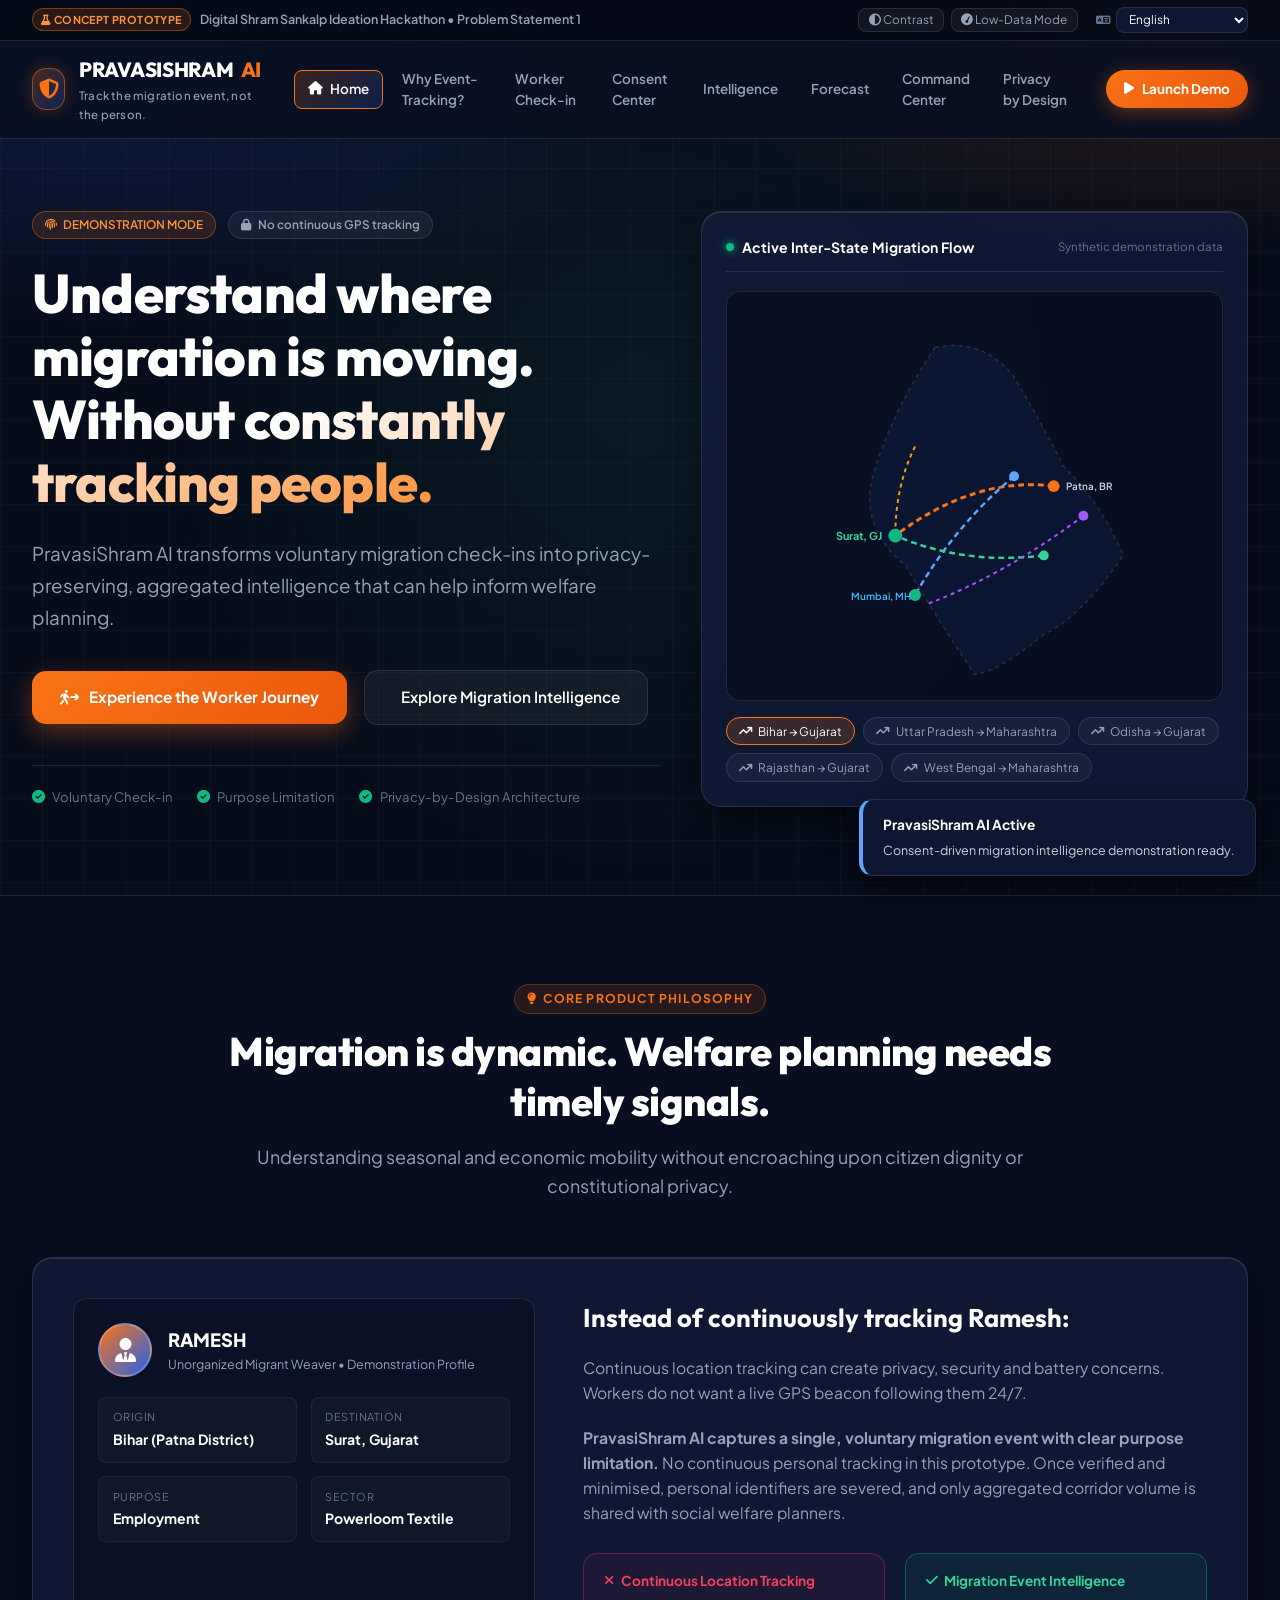
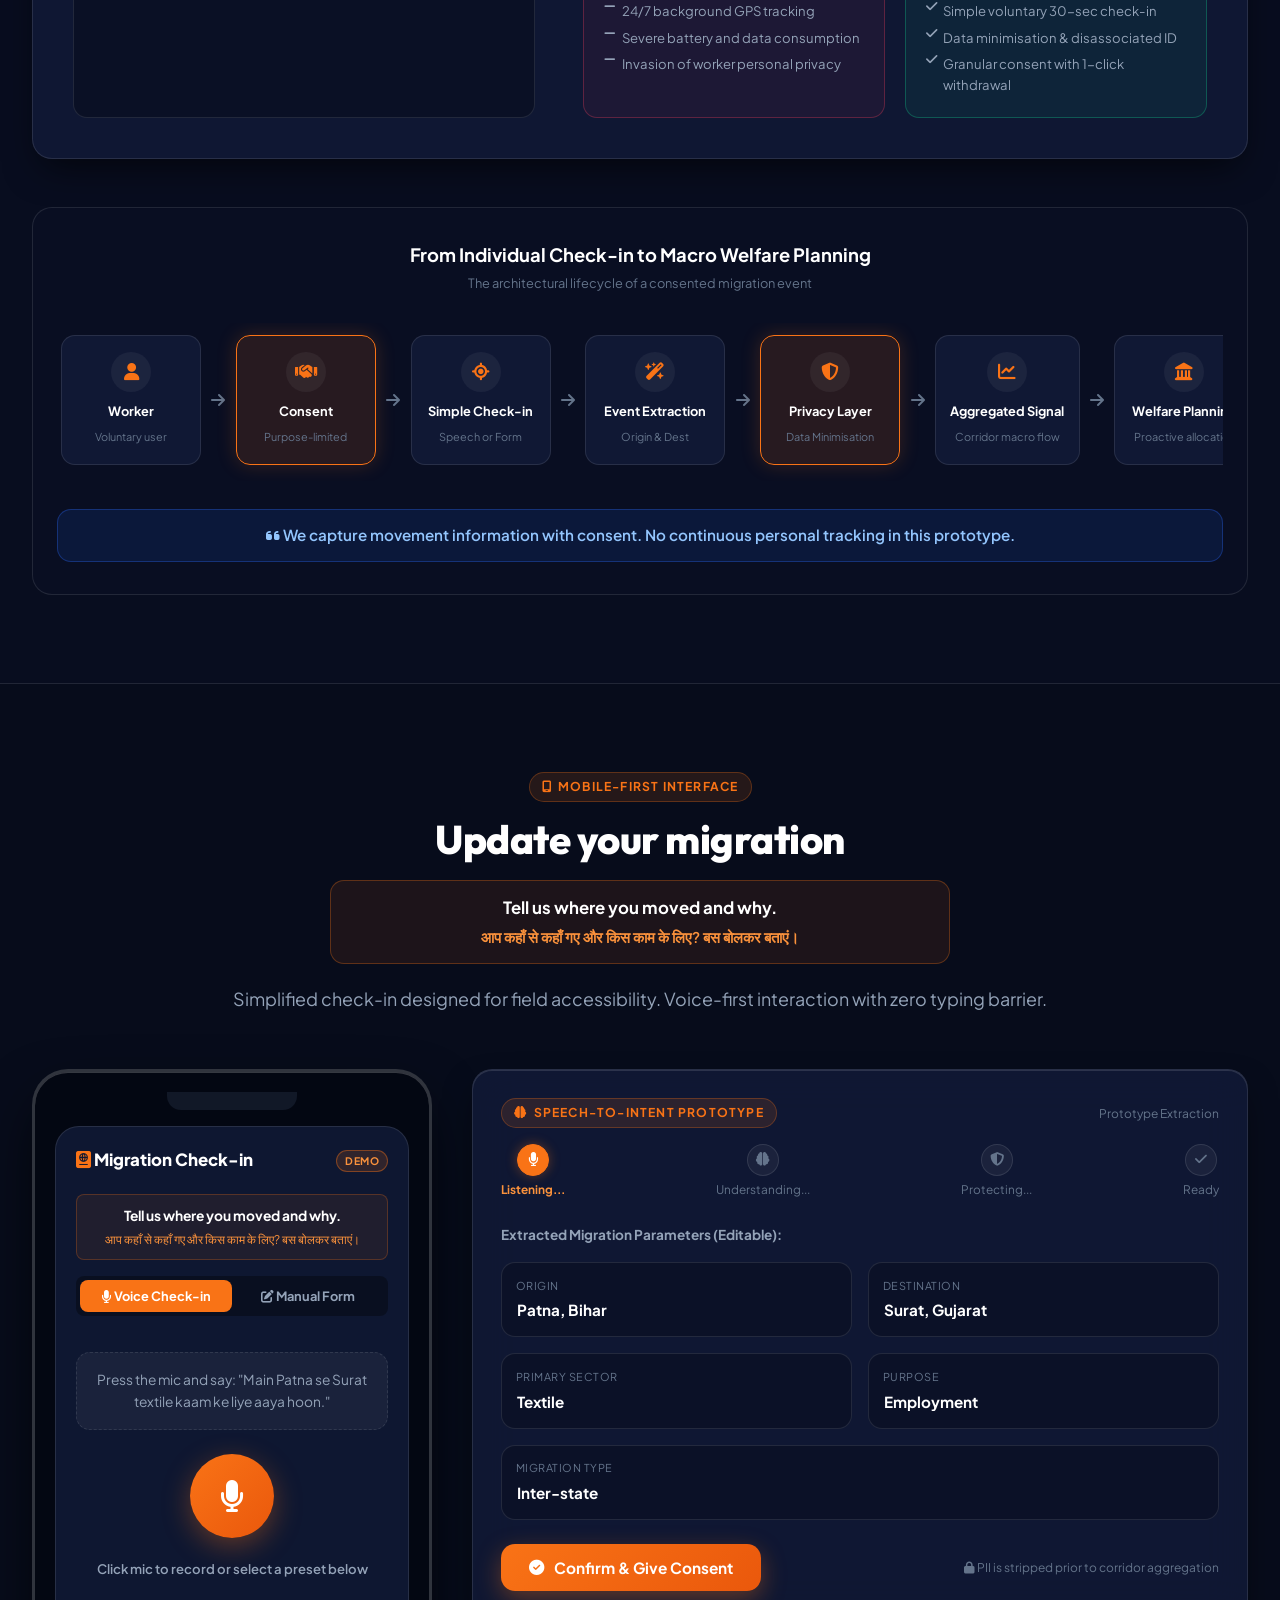
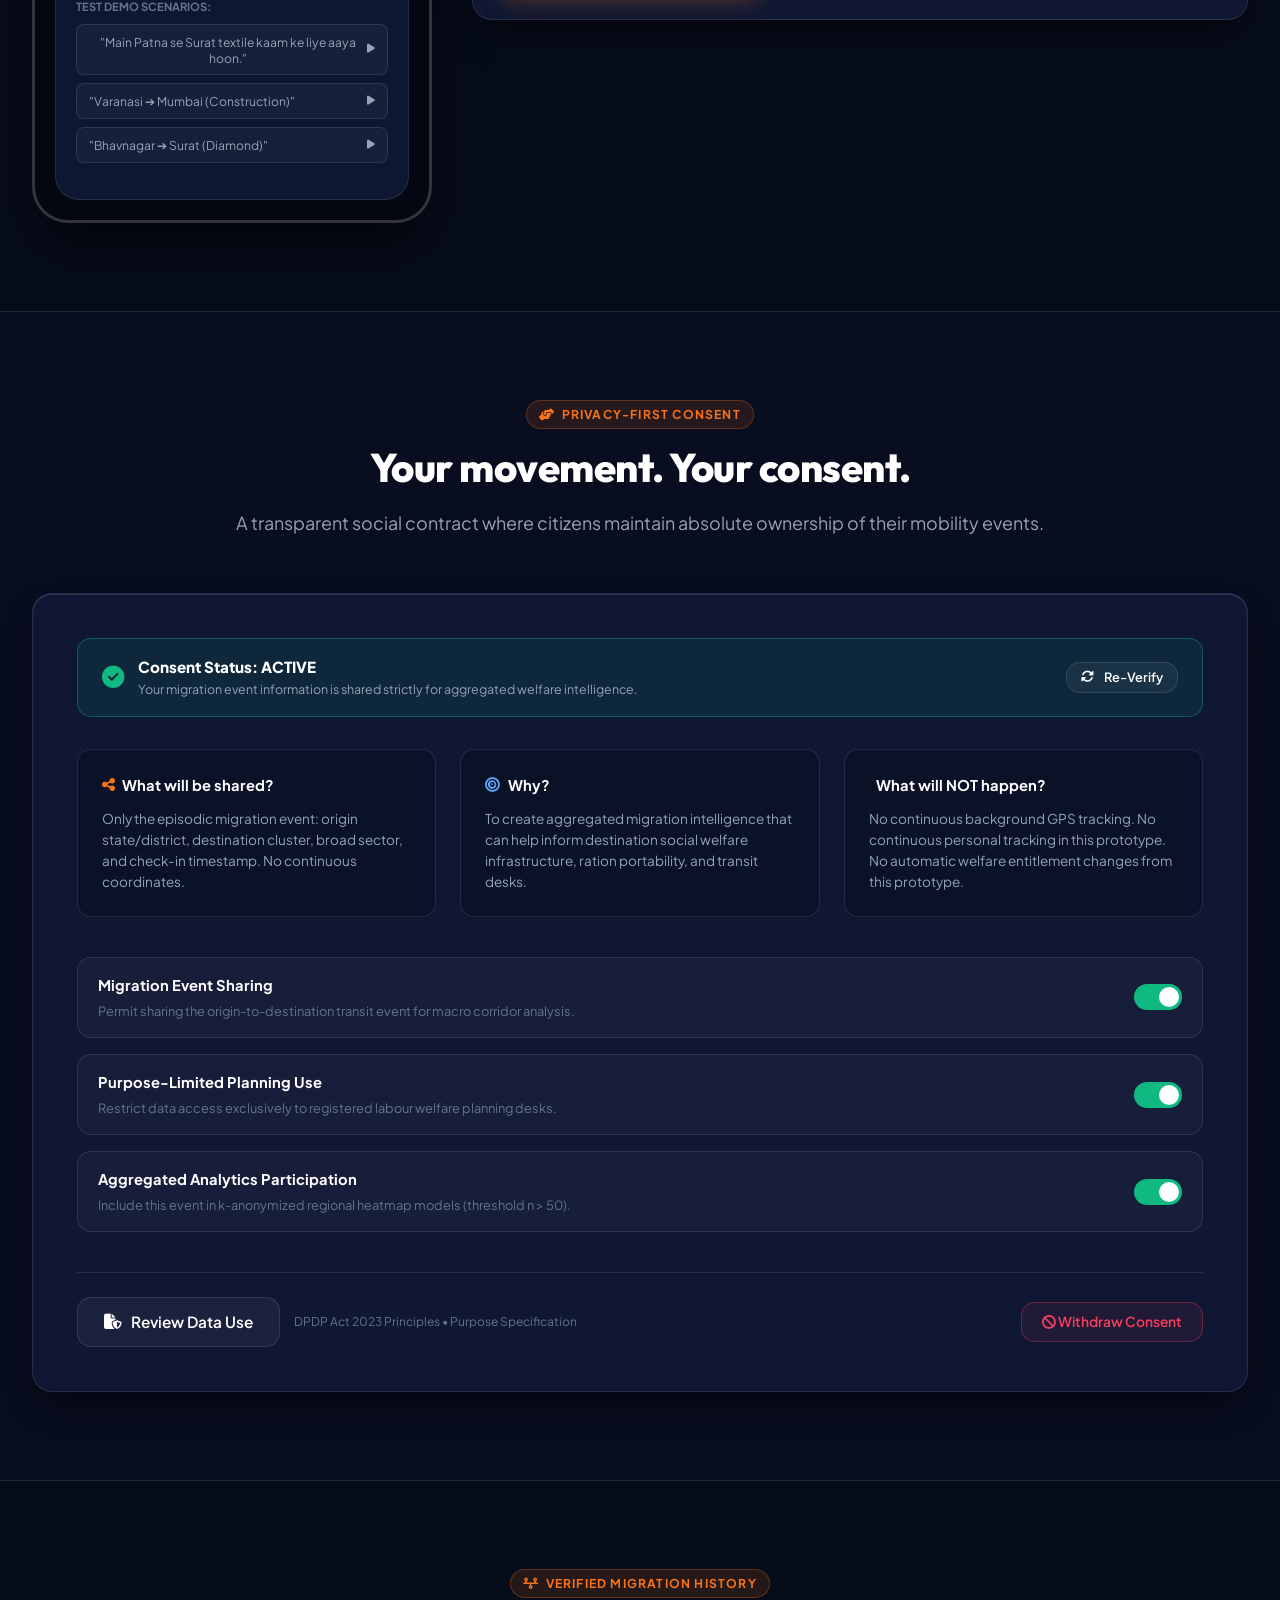
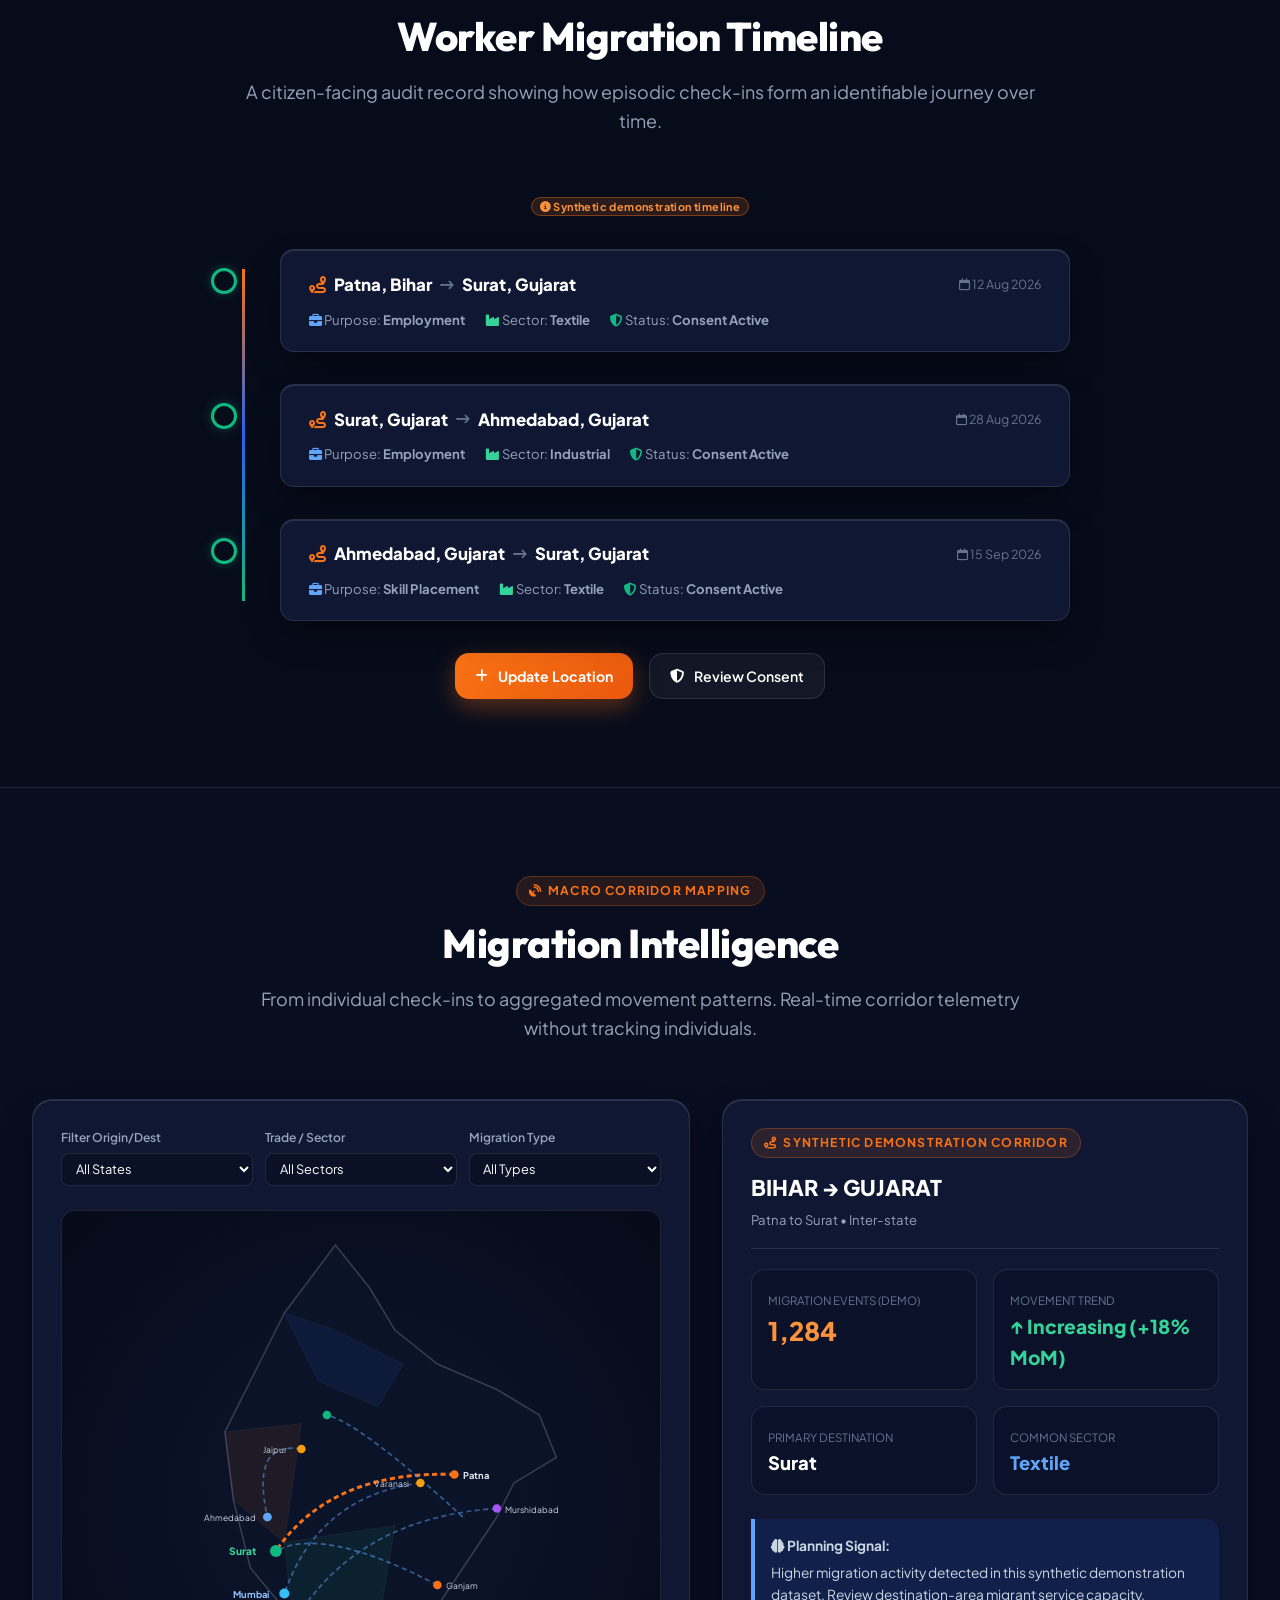
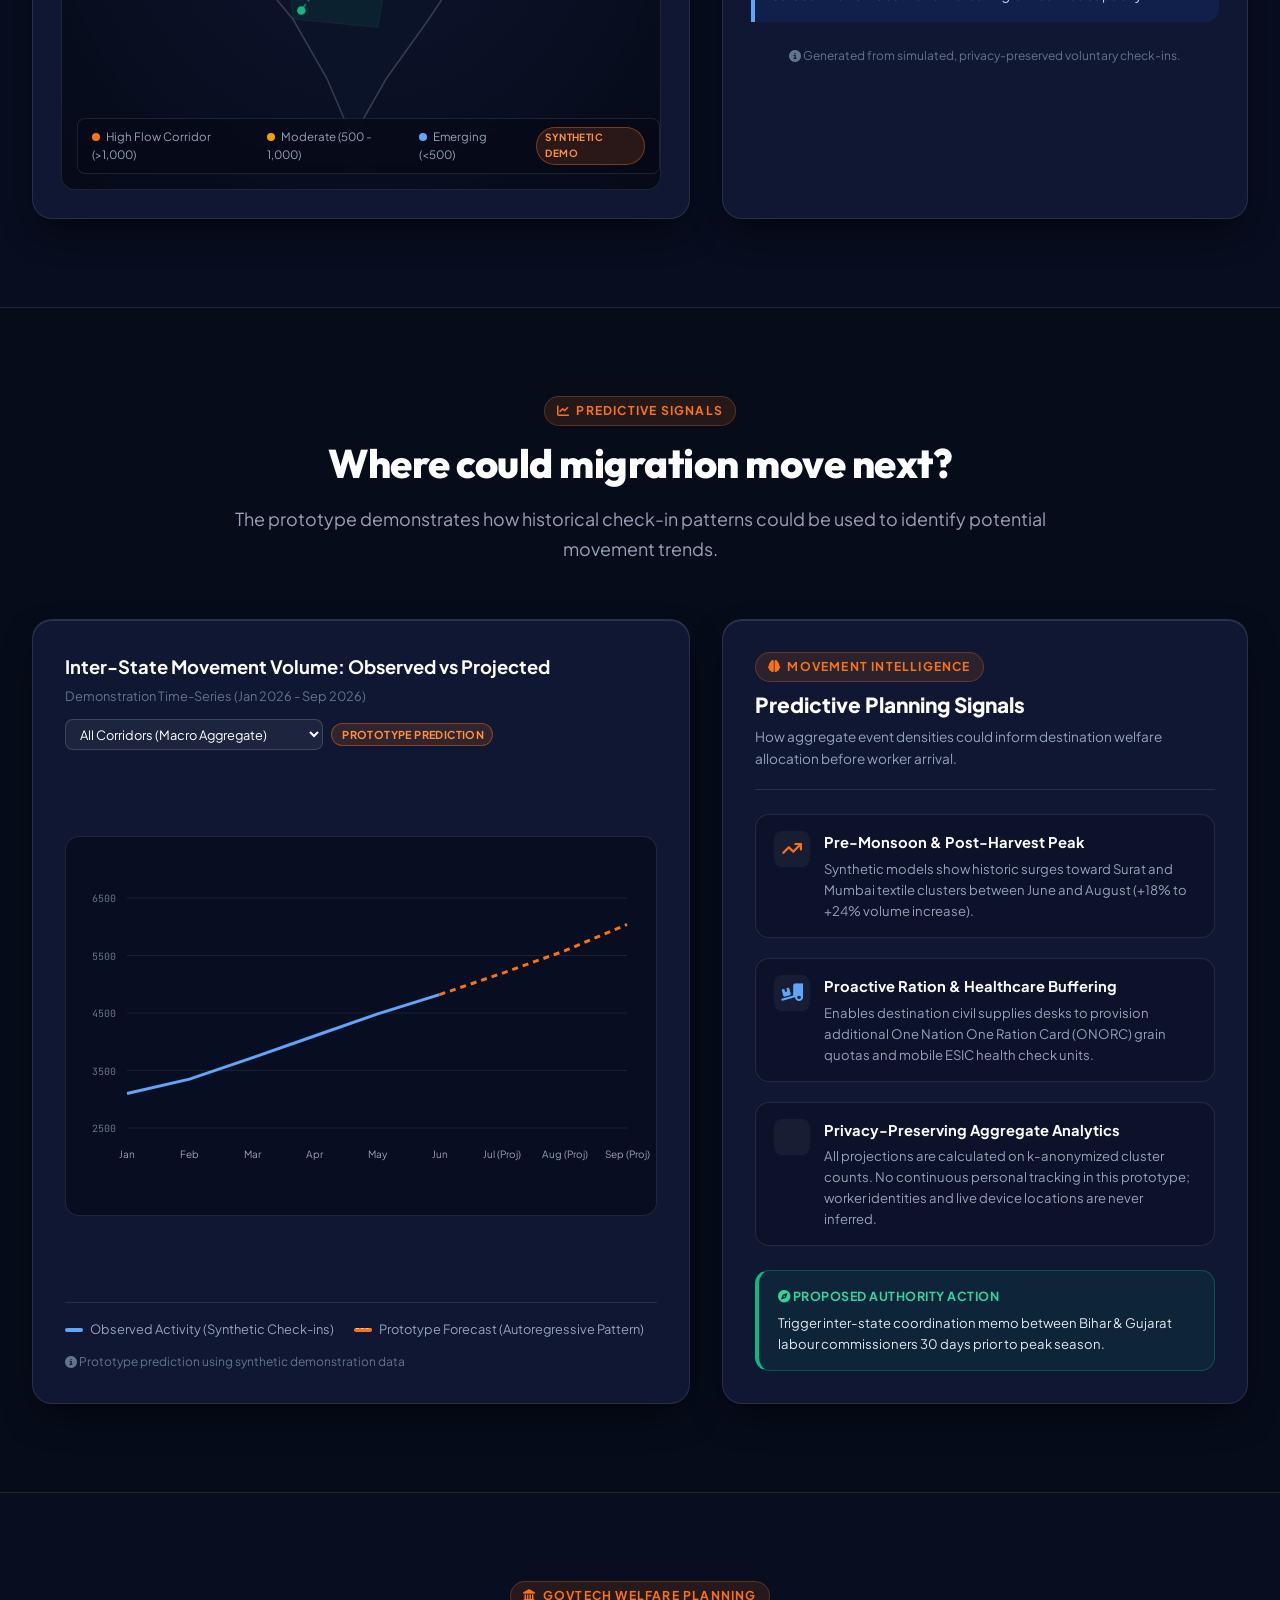
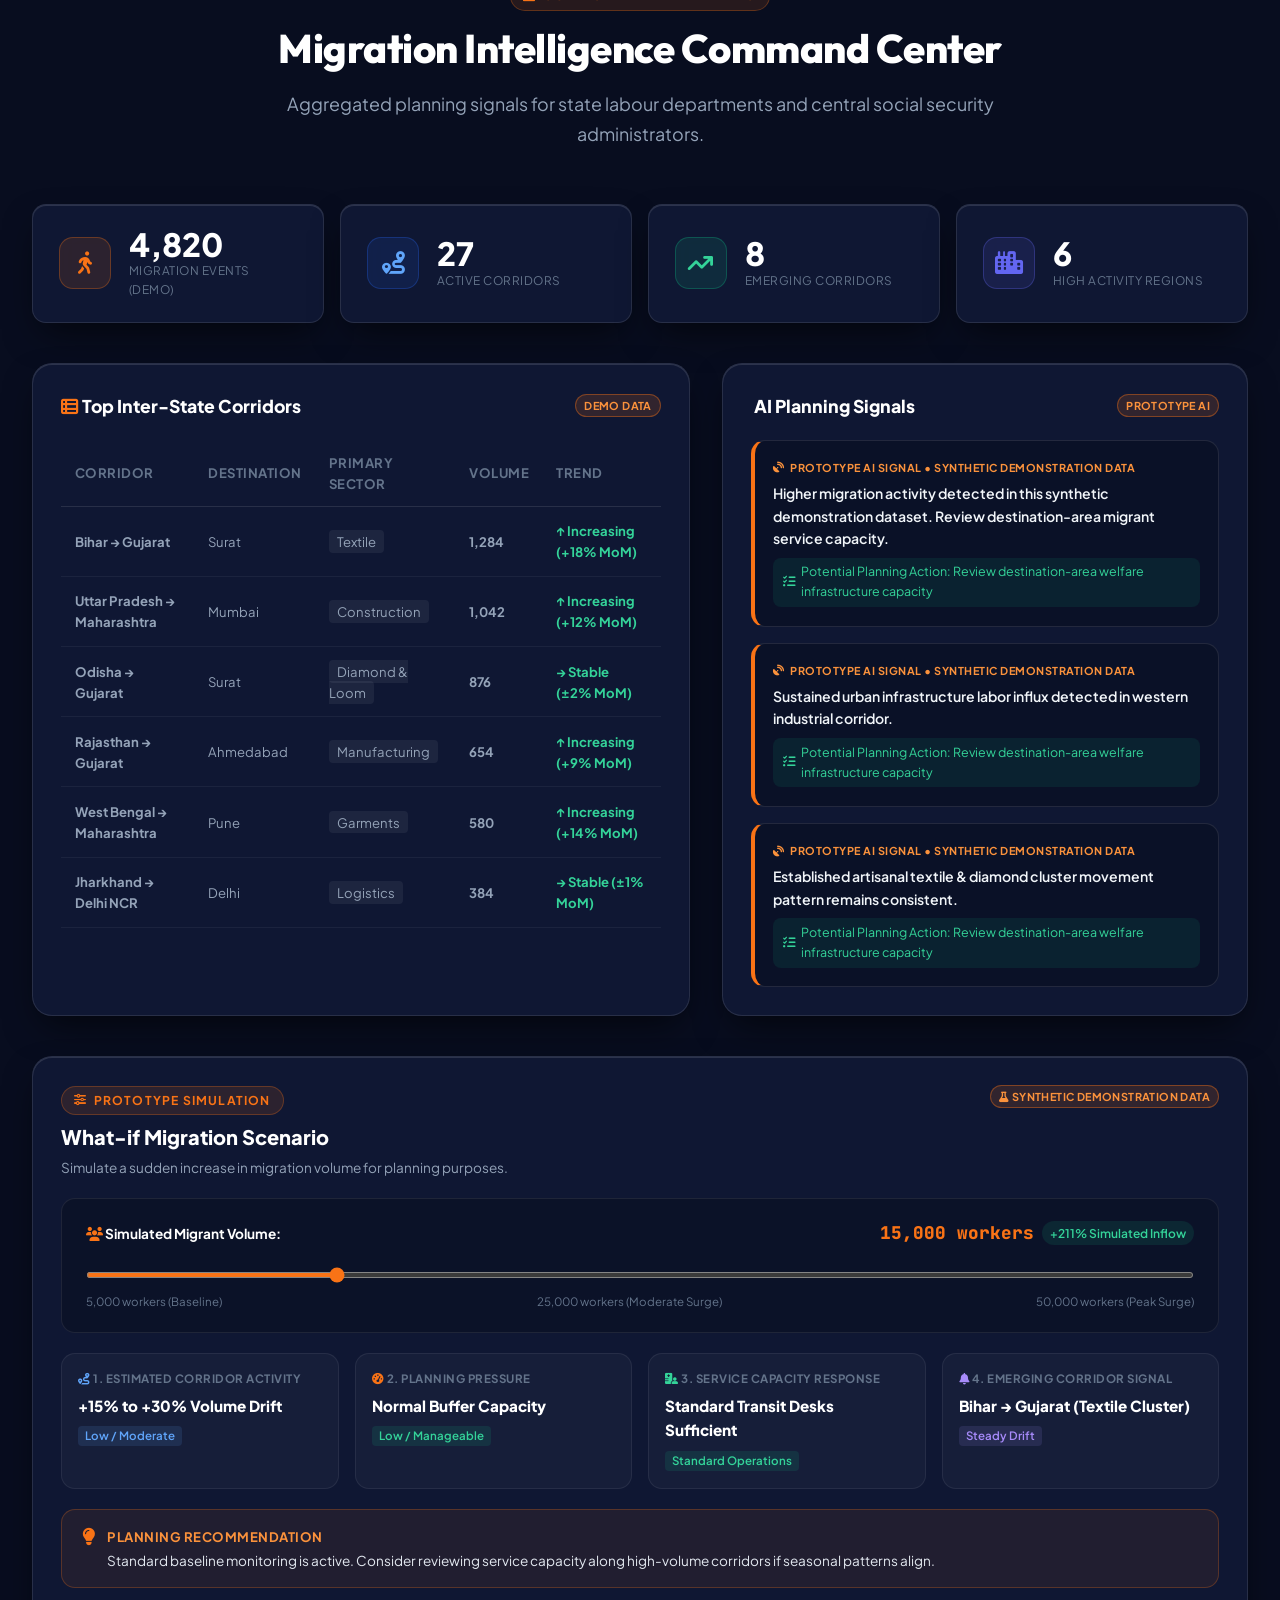
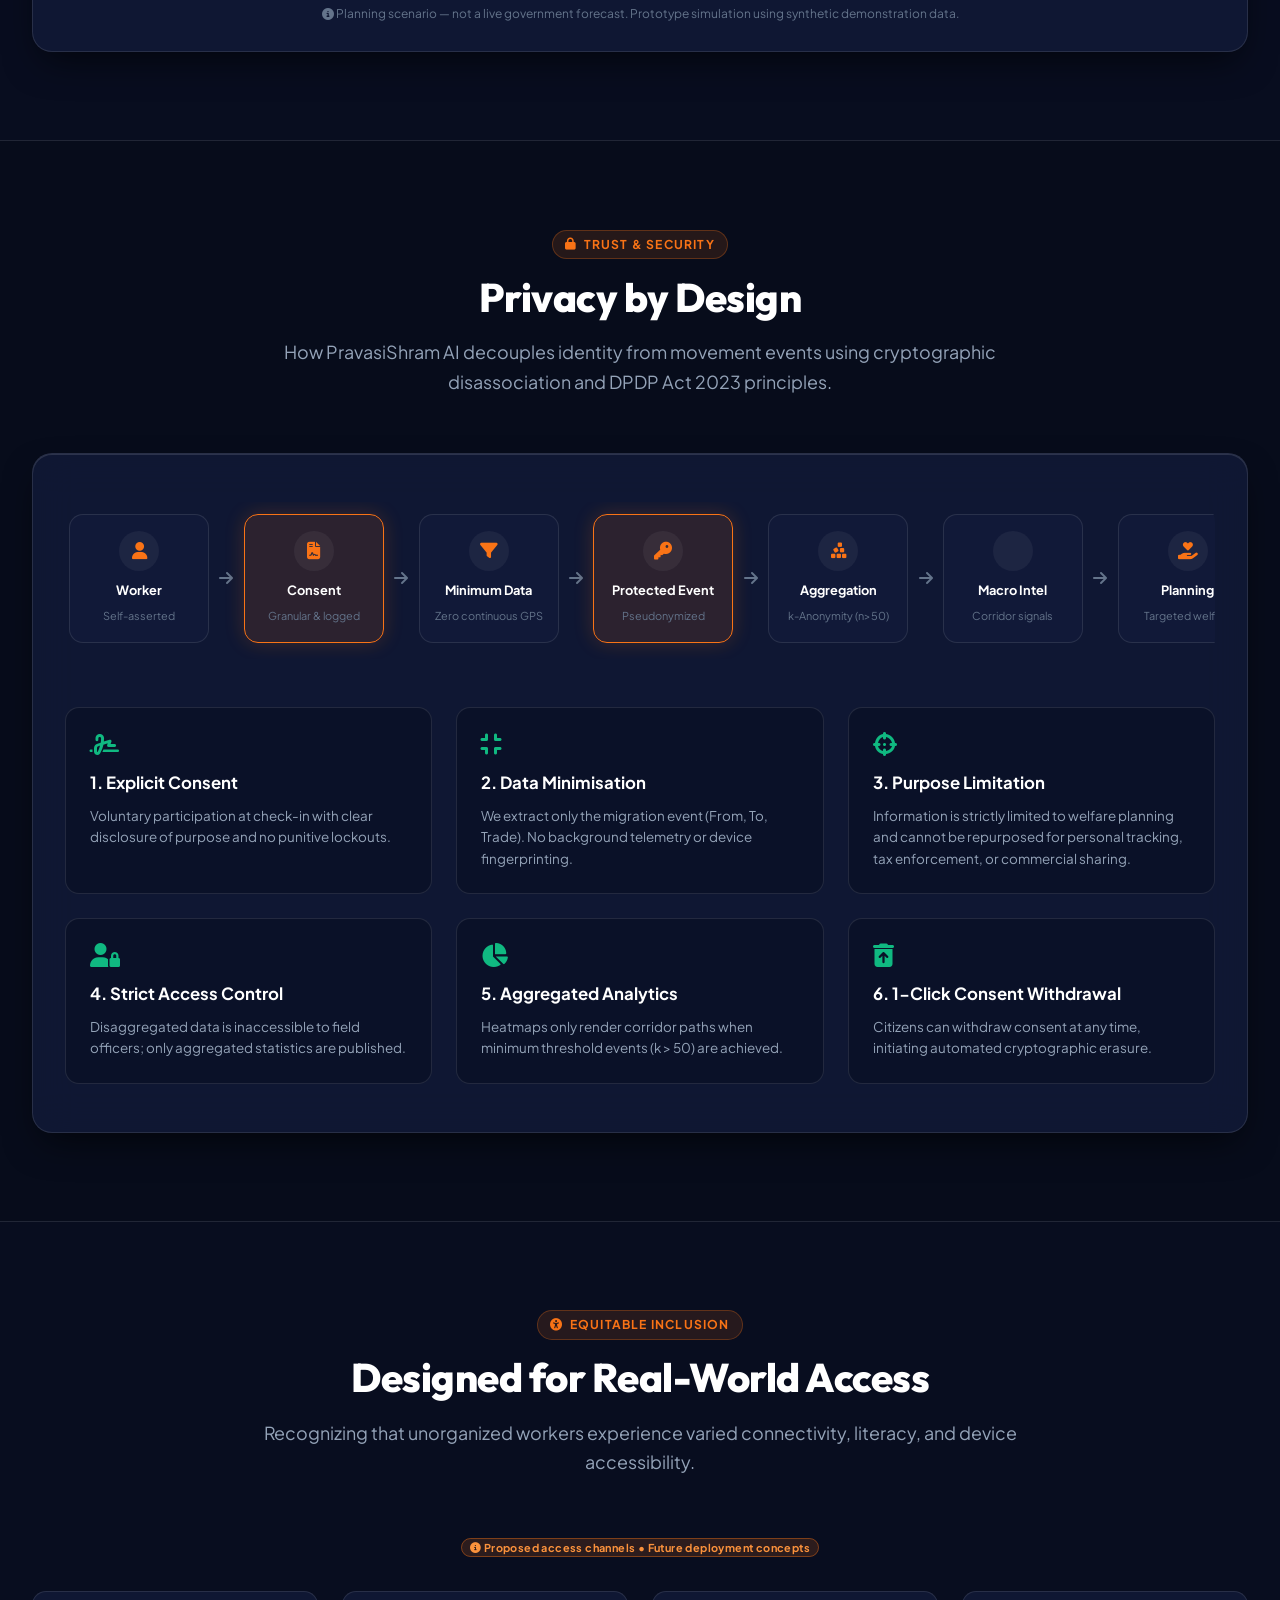
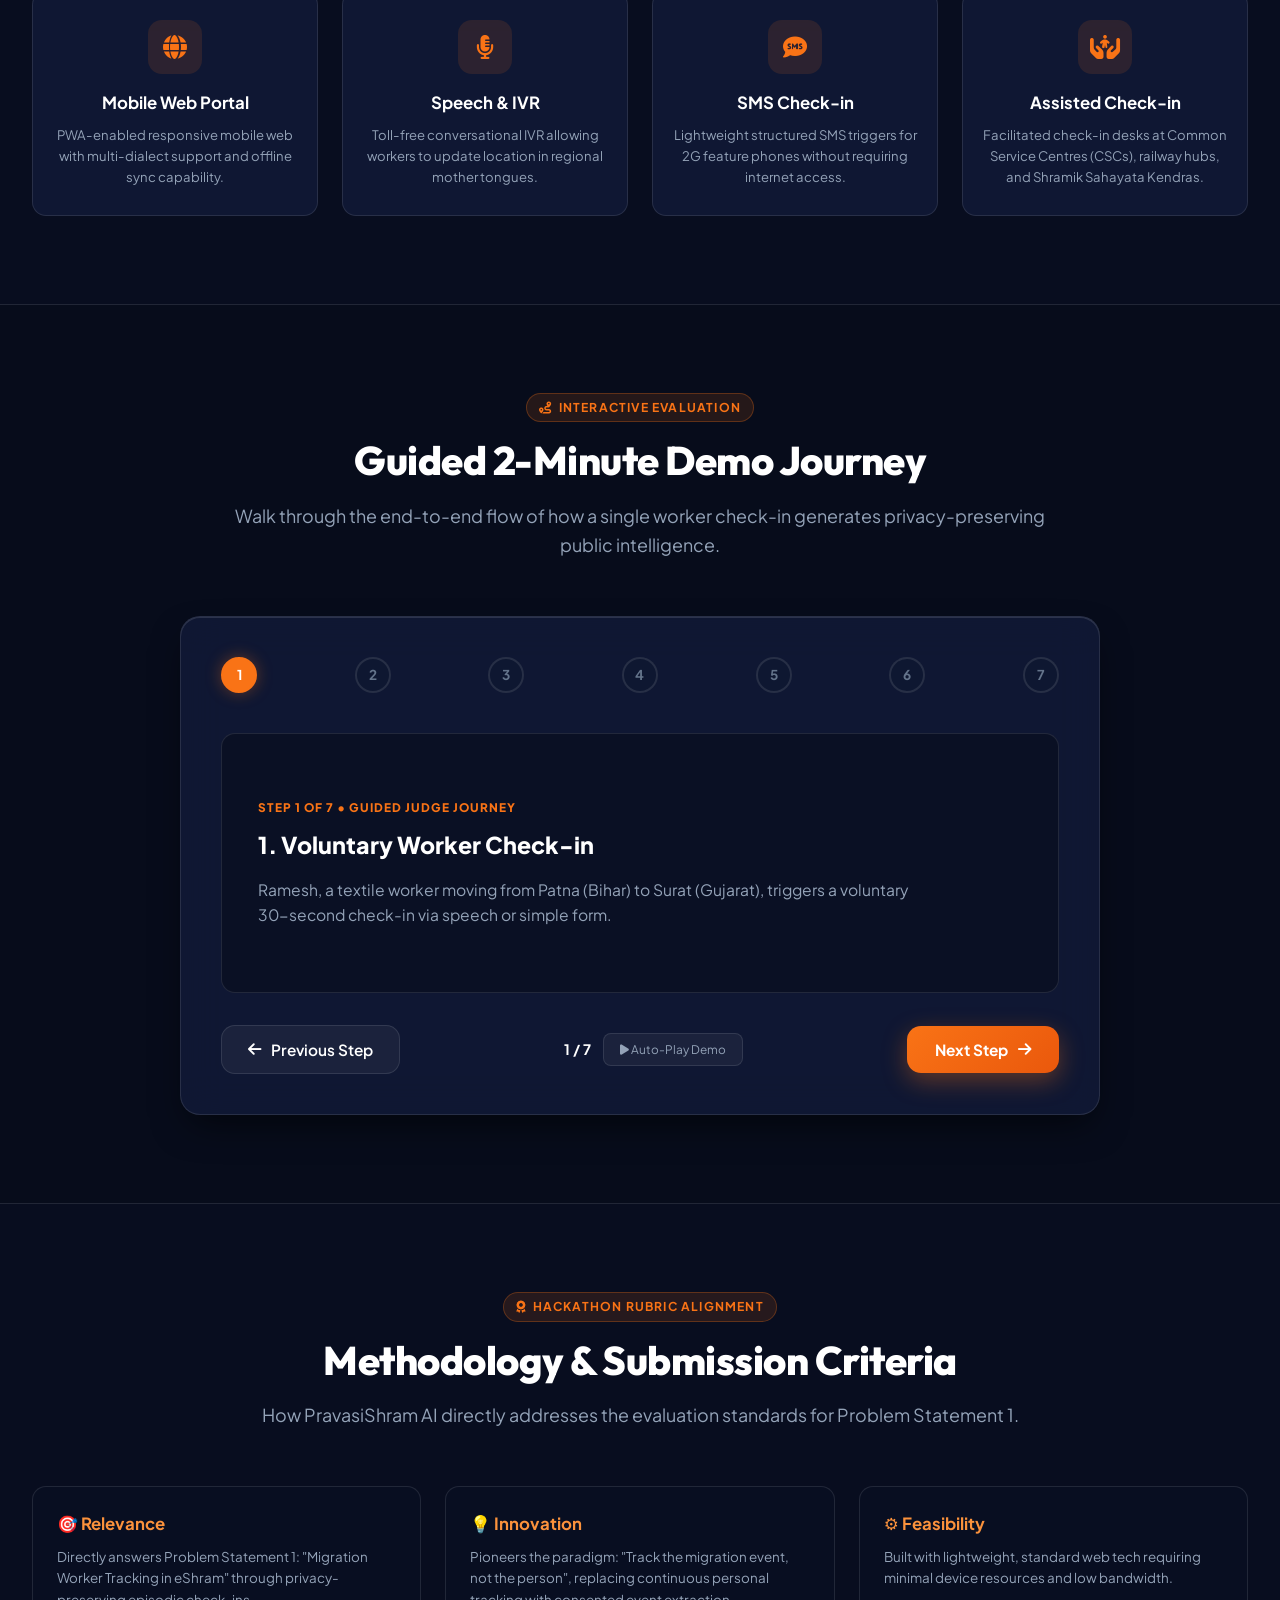
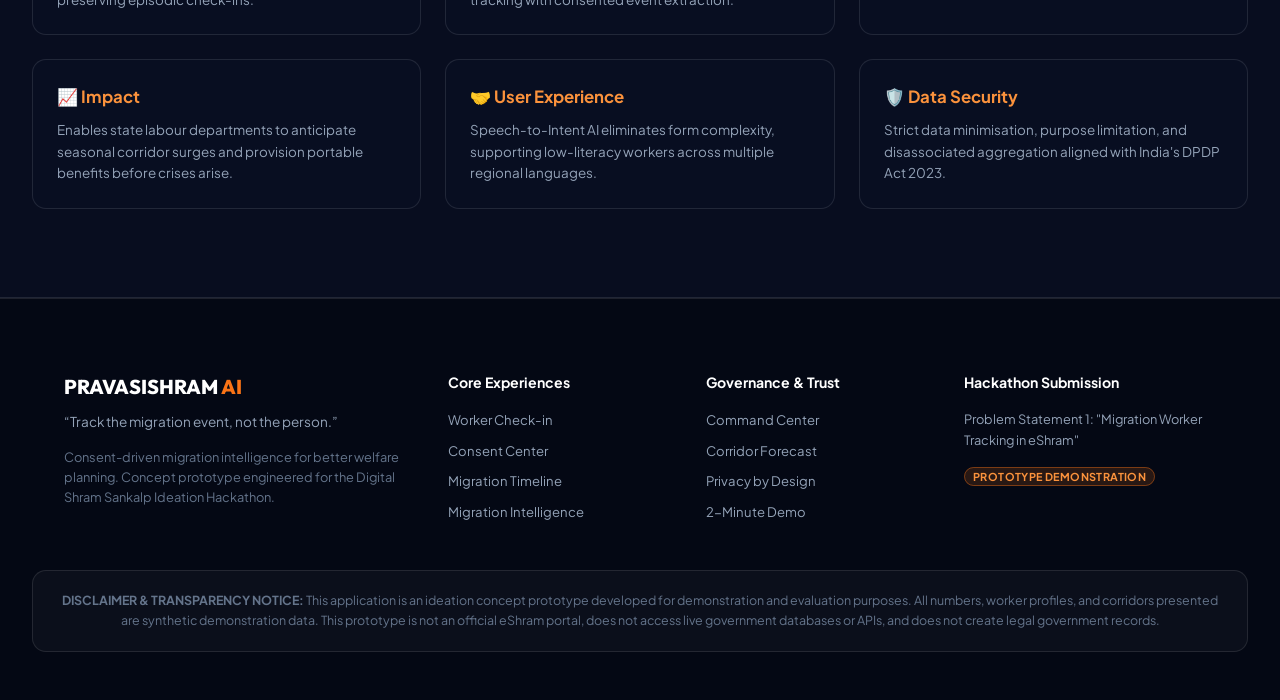
<file: index.html>
<!DOCTYPE html>
<html lang="en">
<head>
  <meta charset="UTF-8">
  <meta name="viewport" content="width=device-width, initial-scale=1.0">
  <title>PravasiShram AI | Consent-Driven Migration Intelligence for Better Welfare Planning</title>
  
  <!-- Fonts -->
  <link rel="preconnect" href="https://fonts.googleapis.com">
  <link rel="preconnect" href="https://fonts.gstatic.com" crossorigin>
  <link href="https://fonts.googleapis.com/css2?family=Plus+Jakarta+Sans:wght@300;400;500;600;700;800&family=Outfit:wght@400;500;600;700;800;900&family=JetBrains+Mono:wght@400;500;600;700&display=swap" rel="stylesheet">
  
  <!-- Font Awesome Icons -->
  <link rel="stylesheet" href="https://cdnjs.cloudflare.com/ajax/libs/font-awesome/6.5.1/css/all.min.css">
  
  <link rel="stylesheet" href="css/style.css">
</head>
<body>

  <!-- =========================================================
       TOP APEX BAR & ACCESSIBILITY TOOLS
  ========================================================= -->
  <div class="apex-top-bar">
    <div class="apex-top-container">
      <div class="apex-left-badge">
        <span class="demo-chip"><i class="fa-solid fa-flask"></i> CONCEPT PROTOTYPE</span>
        <span>Digital Shram Sankalp Ideation Hackathon • Problem Statement 1</span>
      </div>
      <div class="apex-right-tools">
        <div class="tool-group">
          <button class="tool-btn" id="btnToggleContrast" title="Toggle High Contrast Display"><i class="fa-solid fa-circle-half-stroke"></i> Contrast</button>
          <button class="tool-btn" id="btnToggleLowData" title="Toggle Low-Data Mode"><i class="fa-solid fa-gauge-simple-high"></i> Low-Data Mode</button>
        </div>
        <div class="tool-group">
          <label for="langSelector" style="font-size:0.72rem; color:var(--text-muted);"><i class="fa-solid fa-language"></i></label>
          <select class="lang-select" id="langSelector">
            <option value="en" selected>English</option>
            <option value="hi">हिंदी (Hindi)</option>
            <option value="gu">ગુજરાતી (Gujarati)</option>
            <option value="mr">मराठी (Marathi)</option>
            <option value="bn">বাংলা (Bengali)</option>
          </select>
        </div>
      </div>
    </div>
  </div>

  <!-- =========================================================
       MAIN NAVIGATION BAR
  ========================================================= -->
  <header class="main-navbar">
    <div class="navbar-container">
      <a href="#hero" class="nav-brand">
        <div class="brand-symbol"><i class="fa-solid fa-shield-halved"></i></div>
        <div class="brand-meta">
          <div class="brand-title">
            PRAVASISHRAM <span style="color:var(--saffron);">AI</span>
          </div>
          <div class="brand-tagline" id="i18n-brand-tag">Track the migration event, not the person.</div>
        </div>
      </a>

      <nav class="nav-menu" id="navMenu">
        <a href="#hero" class="nav-item active"><i class="fa-solid fa-house"></i> Home</a>
        <a href="#story" class="nav-item">Why Event-Tracking?</a>
        <a href="#worker" class="nav-item">Worker Check-in</a>
        <a href="#consent" class="nav-item">Consent Center</a>
        <a href="#intelligence" class="nav-item">Intelligence</a>
        <a href="#forecast" class="nav-item">Forecast</a>
        <a href="#authority" class="nav-item">Command Center</a>
        <a href="#privacy" class="nav-item">Privacy by Design</a>
      </nav>

      <div class="nav-right-actions">
        <a href="#demo" class="nav-cta-btn"><i class="fa-solid fa-play"></i> <span class="nav-cta-label">Launch Demo</span></a>
        <button class="mobile-menu-toggle" id="btnMobileMenu" aria-label="Toggle navigation menu" aria-expanded="false"><i class="fa-solid fa-bars"></i></button>
      </div>
    </div>
  </header>

  <main>
    <!-- =========================================================
         1. HERO SECTION
    ========================================================= -->
    <section id="hero" class="hero-section">
      <div class="content-container">
        <div class="hero-grid">
          <div class="hero-content-side">
            <div class="hero-badge-row">
              <span class="hero-tag saffron"><i class="fa-solid fa-fingerprint"></i> DEMONSTRATION MODE</span>
              <span class="hero-tag"><i class="fa-solid fa-lock"></i> No continuous GPS tracking</span>
            </div>
            
            <h1 class="hero-headline">
              <span id="i18n-hero-title">Understand where migration is moving.</span>
              <span class="headline-highlight"> Without constantly tracking people.</span>
            </h1>

            <p class="hero-subtext" id="i18n-hero-sub">
              PravasiShram AI transforms voluntary migration check-ins into privacy-preserving, aggregated intelligence that can help inform welfare planning.
            </p>

            <div class="hero-cta-group">
              <a href="#worker" class="btn-primary" id="i18n-btn-journey">
                <i class="fa-solid fa-person-walking-arrow-right"></i> Experience the Worker Journey
              </a>
              <a href="#intelligence" class="btn-secondary" id="i18n-btn-intel">
                <i class="fa-solid fa-chart-network"></i> Explore Migration Intelligence
              </a>
            </div>

            <div class="hero-trust-strip">
              <div class="trust-item"><i class="fa-solid fa-circle-check"></i> Voluntary Check-in</div>
              <div class="trust-item"><i class="fa-solid fa-circle-check"></i> Purpose Limitation</div>
              <div class="trust-item"><i class="fa-solid fa-circle-check"></i> Privacy-by-Design Architecture</div>
            </div>
          </div>

          <!-- Hero Animated Migration Visual Card -->
          <div class="hero-visual-frame">
            <div class="visual-top-bar">
              <div class="visual-title">
                <span class="live-indicator"></span>
                <span>Active Inter-State Migration Flow</span>
              </div>
              <span style="font-size:0.72rem; color:var(--text-muted);">Synthetic demonstration data</span>
            </div>

            <div class="hero-map-svg-wrap">
              <svg class="hero-svg-canvas" viewBox="0 0 500 380" fill="none" xmlns="http://www.w3.org/2000/svg">
                <!-- Abstract India Shape Background -->
                <path d="M210,40 Q260,30 290,70 Q320,120 340,160 Q380,200 400,250 Q360,310 320,330 Q270,370 250,370 Q210,310 180,260 Q130,220 150,160 Q170,100 210,40 Z" fill="rgba(37, 99, 235, 0.08)" stroke="rgba(255, 255, 255, 0.12)" stroke-width="1.5" stroke-dasharray="4 4" />
                
                <!-- Corridors -->
                <!-- Bihar -> Gujarat -->
                <path d="M 330 180 Q 250 170 170 230" stroke="#f97316" stroke-width="3" stroke-dasharray="6 4" fill="none" />
                <!-- UP -> Maharashtra -->
                <path d="M 290 170 Q 230 220 190 290" stroke="#60a5fa" stroke-width="2.5" stroke-dasharray="6 4" fill="none" />
                <!-- Odisha -> Gujarat -->
                <path d="M 320 250 Q 240 260 170 230" stroke="#34d399" stroke-width="2.5" stroke-dasharray="6 4" fill="none" />
                <!-- Rajasthan -> Gujarat -->
                <path d="M 190 140 Q 170 180 170 230" stroke="#f59e0b" stroke-width="2" stroke-dasharray="4 4" fill="none" />
                <!-- WB -> Maharashtra -->
                <path d="M 360 210 Q 280 270 200 300" stroke="#a855f7" stroke-width="2" stroke-dasharray="4 4" fill="none" />

                <!-- Anchor Points -->
                <circle cx="330" cy="180" r="6" fill="#f97316" /> <!-- Patna -->
                <circle cx="170" cy="230" r="7" fill="#10b981" /> <!-- Surat -->
                <circle cx="290" cy="170" r="5" fill="#60a5fa" /> <!-- Varanasi -->
                <circle cx="190" cy="290" r="6" fill="#10b981" /> <!-- Mumbai -->
                <circle cx="320" cy="250" r="5" fill="#34d399" /> <!-- Ganjam -->
                <circle cx="360" cy="210" r="5" fill="#a855f7" /> <!-- Murshidabad -->

                <!-- Node Labels -->
                <text x="342" y="184" fill="#cbd5e1" font-size="10" font-family="Plus Jakarta Sans" font-weight="600">Patna, BR</text>
                <text x="110" y="234" fill="#34d399" font-size="11" font-family="Plus Jakarta Sans" font-weight="700">Surat, GJ</text>
                <text x="125" y="295" fill="#38bdf8" font-size="10" font-family="Plus Jakarta Sans" font-weight="600">Mumbai, MH</text>
              </svg>
            </div>

            <div class="corridor-pills-row" id="heroCorridorPills">
              <!-- Dynamically populated -->
            </div>
          </div>
        </div>
      </div>
    </section>

    <!-- =========================================================
         2. PROBLEM -> SOLUTION STORY (RAMESH'S JOURNEY)
    ========================================================= -->
    <section id="story" class="section-wrap alt-surface">
      <div class="content-container">
        <div class="section-header">
          <span class="section-category"><i class="fa-solid fa-lightbulb"></i> CORE PRODUCT PHILOSOPHY</span>
          <h2 class="section-title">Migration is dynamic. Welfare planning needs timely signals.</h2>
          <p class="section-subtitle">Understanding seasonal and economic mobility without encroaching upon citizen dignity or constitutional privacy.</p>
        </div>

        <div class="story-card-glass">
          <div class="story-split">
            <!-- Left: Ramesh Profile -->
            <div class="worker-profile-card">
              <div class="wpc-header">
                <div class="wpc-avatar"><i class="fa-solid fa-user-tie"></i></div>
                <div>
                  <div class="wpc-name">RAMESH</div>
                  <div class="wpc-role">Unorganized Migrant Weaver • Demonstration Profile</div>
                </div>
              </div>

              <div class="wpc-grid">
                <div class="wpc-item">
                  <span class="wpc-label">ORIGIN</span>
                  <span class="wpc-val">Bihar (Patna District)</span>
                </div>
                <div class="wpc-item">
                  <span class="wpc-label">DESTINATION</span>
                  <span class="wpc-val">Surat, Gujarat</span>
                </div>
                <div class="wpc-item">
                  <span class="wpc-label">PURPOSE</span>
                  <span class="wpc-val">Employment</span>
                </div>
                <div class="wpc-item">
                  <span class="wpc-label">SECTOR</span>
                  <span class="wpc-val">Powerloom Textile</span>
                </div>
              </div>
            </div>

            <!-- Right: The Contrast Narrative -->
            <div class="story-narrative">
              <h3>Instead of continuously tracking Ramesh:</h3>
              <p>
                Continuous location tracking can create privacy, security and battery concerns. Workers do not want a live GPS beacon following them 24/7.
              </p>
              <p>
                <strong>PravasiShram AI captures a single, voluntary migration event with clear purpose limitation.</strong> No continuous personal tracking in this prototype. Once verified and minimised, personal identifiers are severed, and only aggregated corridor volume is shared with social welfare planners.
              </p>

              <div class="contrast-box">
                <div class="cb-col bad">
                  <div class="cb-title"><i class="fa-solid fa-xmark"></i> Continuous Location Tracking</div>
                  <ul>
                    <li><i class="fa-solid fa-minus"></i> 24/7 background GPS tracking</li>
                    <li><i class="fa-solid fa-minus"></i> Severe battery and data consumption</li>
                    <li><i class="fa-solid fa-minus"></i> Invasion of worker personal privacy</li>
                  </ul>
                </div>
                <div class="cb-col good">
                  <div class="cb-title"><i class="fa-solid fa-check"></i> Migration Event Intelligence</div>
                  <ul>
                    <li><i class="fa-solid fa-check"></i> Simple voluntary 30-sec check-in</li>
                    <li><i class="fa-solid fa-check"></i> Data minimisation & disassociated ID</li>
                    <li><i class="fa-solid fa-check"></i> Granular consent with 1-click withdrawal</li>
                  </ul>
                </div>
              </div>
            </div>
          </div>
        </div>

        <!-- The 7-Step Conceptual Flow Diagram -->
        <div class="flow-diagram-container">
          <div class="flow-title-row">
            <h4>From Individual Check-in to Macro Welfare Planning</h4>
            <span style="font-size:0.8rem; color:var(--text-muted);">The architectural lifecycle of a consented migration event</span>
          </div>

          <div class="flow-nodes-track">
            <div class="flow-node">
              <div class="fn-icon"><i class="fa-solid fa-user"></i></div>
              <span class="fn-label">Worker</span>
              <span class="fn-sub">Voluntary user</span>
            </div>
            <i class="fa-solid fa-arrow-right flow-arrow"></i>

            <div class="flow-node highlight">
              <div class="fn-icon"><i class="fa-solid fa-handshake"></i></div>
              <span class="fn-label">Consent</span>
              <span class="fn-sub">Purpose-limited</span>
            </div>
            <i class="fa-solid fa-arrow-right flow-arrow"></i>

            <div class="flow-node">
              <div class="fn-icon"><i class="fa-solid fa-location-crosshairs"></i></div>
              <span class="fn-label">Simple Check-in</span>
              <span class="fn-sub">Speech or Form</span>
            </div>
            <i class="fa-solid fa-arrow-right flow-arrow"></i>

            <div class="flow-node">
              <div class="fn-icon"><i class="fa-solid fa-wand-magic-sparkles"></i></div>
              <span class="fn-label">Event Extraction</span>
              <span class="fn-sub">Origin & Dest</span>
            </div>
            <i class="fa-solid fa-arrow-right flow-arrow"></i>

            <div class="flow-node highlight">
              <div class="fn-icon"><i class="fa-solid fa-shield-halved"></i></div>
              <span class="fn-label">Privacy Layer</span>
              <span class="fn-sub">Data Minimisation</span>
            </div>
            <i class="fa-solid fa-arrow-right flow-arrow"></i>

            <div class="flow-node">
              <div class="fn-icon"><i class="fa-solid fa-chart-line"></i></div>
              <span class="fn-label">Aggregated Signal</span>
              <span class="fn-sub">Corridor macro flow</span>
            </div>
            <i class="fa-solid fa-arrow-right flow-arrow"></i>

            <div class="flow-node">
              <div class="fn-icon"><i class="fa-solid fa-landmark"></i></div>
              <span class="fn-label">Welfare Planning</span>
              <span class="fn-sub">Proactive allocation</span>
            </div>
          </div>

          <div class="flow-banner-quote">
            <i class="fa-solid fa-quote-left"></i> We capture movement information with consent. No continuous personal tracking in this prototype.
          </div>
        </div>
      </div>
    </section>

    <!-- =========================================================
         3. WORKER EXPERIENCE (MOBILE-FIRST CARD)
    ========================================================= -->
    <section id="worker" class="section-wrap">
      <div class="content-container">
        <div class="section-header">
          <span class="section-category"><i class="fa-solid fa-mobile-screen"></i> MOBILE-FIRST INTERFACE</span>
          <h2 class="section-title" id="i18n-worker-title">Update your migration</h2>
          <div style="background:rgba(249,115,22,0.09); border:1px solid rgba(249,115,22,0.3); border-radius:var(--radius-md); padding:0.85rem 1.25rem; margin:0 auto 1.25rem auto; max-width:620px;">
            <div style="font-size:1.05rem; font-weight:700; color:#fff;">Tell us where you moved and why.</div>
            <div style="font-size:0.92rem; color:var(--saffron-light); font-weight:600; margin-top:0.25rem;">आप कहाँ से कहाँ गए और किस काम के लिए? बस बोलकर बताएं।</div>
          </div>
          <p class="section-subtitle">Simplified check-in designed for field accessibility. Voice-first interaction with zero typing barrier.</p>
        </div>

        <div class="worker-exp-layout">
          <!-- Mobile Mockup Phone -->
          <div class="phone-mockup-frame">
            <div class="phone-notch"></div>
            <div class="phone-screen">
              <div class="ps-header">
                <div class="ps-title"><i class="fa-solid fa-passport" style="color:var(--saffron);"></i> Migration Check-in</div>
                <span class="demo-chip" style="font-size:0.65rem;">DEMO</span>
              </div>

              <div style="background:rgba(249,115,22,0.08); border:1px solid rgba(249,115,22,0.25); border-radius:var(--radius-sm); padding:0.6rem 0.75rem; margin-bottom:1rem; text-align:center;">
                <div style="font-size:0.86rem; font-weight:700; color:#fff;">Tell us where you moved and why.</div>
                <div style="font-size:0.75rem; color:var(--saffron-light); margin-top:0.2rem;">आप कहाँ से कहाँ गए और किस काम के लिए? बस बोलकर बताएं।</div>
              </div>

              <div class="ps-tabs">
                <button class="ps-tab active" id="tabCheckinVoice"><i class="fa-solid fa-microphone"></i> Voice Check-in</button>
                <button class="ps-tab" id="tabCheckinManual"><i class="fa-solid fa-pen-to-square"></i> Manual Form</button>
              </div>

              <!-- Voice Check-in Pane -->
              <div class="voice-checkin-pane" id="paneVoice">
                <div class="voice-bubble-prompt" id="i18n-voice-prompt">
                  Press the mic and say: "Main Patna se Surat textile kaam ke liye aaya hoon."
                </div>

                <button class="big-mic-button" id="btnBigMic" title="Click to speak or simulate speech">
                  <i class="fa-solid fa-microphone"></i>
                </button>

                <div class="mic-status-text" id="micStatusText">Click mic to record or select a preset below</div>

                <!-- Speech / Demo Recognized Transcript Display -->
                <div class="voice-transcript-card" id="voiceTranscriptContainer" style="display:none; background:rgba(10,16,36,0.92); border:1px solid rgba(249,115,22,0.35); border-radius:var(--radius-sm); padding:0.75rem 0.85rem; margin:0.85rem 0; text-align:left;">
                  <div style="display:flex; justify-content:space-between; align-items:center; margin-bottom:0.35rem;">
                    <span id="transcriptLabel" style="font-size:0.72rem; font-weight:700; text-transform:uppercase; letter-spacing:0.5px; color:var(--emerald-light);"><i class="fa-solid fa-quote-left"></i> You said:</span>
                    <span id="transcriptStatusBadge" style="font-size:0.68rem; color:var(--text-muted); background:rgba(255,255,255,0.06); padding:0.1rem 0.45rem; border-radius:var(--radius-full);">Speech Recognized</span>
                  </div>
                  <div id="voiceTranscriptText" style="font-size:0.88rem; color:#fff; font-weight:600; line-height:1.45; word-break:break-word;">
                    "Main Patna se Surat textile kaam ke liye aaya hoon."
                  </div>
                </div>

                <div class="quick-voice-chips">
                  <span style="font-size:0.7rem; color:var(--text-muted); font-weight:700;">TEST DEMO SCENARIOS:</span>
                  <button class="qvc-btn" data-sample="Main Patna se Surat textile kaam ke liye aaya hoon.">
                    <span>"Main Patna se Surat textile kaam ke liye aaya hoon."</span>
                    <i class="fa-solid fa-play" style="font-size:0.65rem;"></i>
                  </button>
                  <button class="qvc-btn" data-sample="हम बनारस से मुंबई निर्माण कार्य के लिए आए हैं।">
                    <span>"Varanasi ➔ Mumbai (Construction)"</span>
                    <i class="fa-solid fa-play" style="font-size:0.65rem;"></i>
                  </button>
                  <button class="qvc-btn" data-sample="હું ભાવનગરથી સુરત હીરા ઘસવાના કામ માટે આવ્યો છું.">
                    <span>"Bhavnagar ➔ Surat (Diamond)"</span>
                    <i class="fa-solid fa-play" style="font-size:0.65rem;"></i>
                  </button>
                </div>
              </div>

              <!-- Manual Check-in Pane -->
              <div class="manual-form-grid" id="paneManual" style="display:none;">
                <form id="manualCheckinForm">
                  <div class="form-group">
                    <label for="manualOrigin">Origin (City, State)</label>
                    <input type="text" id="manualOrigin" class="form-input" value="Patna, Bihar" required>
                  </div>
                  <div class="form-group">
                    <label for="manualDest">Destination (City, State)</label>
                    <input type="text" id="manualDest" class="form-input" value="Surat, Gujarat" required>
                  </div>
                  <div class="form-group">
                    <label for="manualSector">Primary Trade / Sector</label>
                    <select id="manualSector" class="form-select">
                      <option value="Textile" selected>Textile & Handloom</option>
                      <option value="Construction">Construction & Masonry</option>
                      <option value="Manufacturing">Manufacturing & Fabrication</option>
                      <option value="Diamond & Loom">Diamond Polishing</option>
                      <option value="Logistics">Logistics & Warehousing</option>
                    </select>
                  </div>
                  <div class="form-group">
                    <label for="manualPurpose">Purpose of Movement</label>
                    <select id="manualPurpose" class="form-select">
                      <option value="Employment" selected>Employment / Job</option>
                      <option value="Skill Training">Skill Training Placement</option>
                      <option value="Family Relocation">Seasonal Work Relocation</option>
                    </select>
                  </div>
                  <button type="submit" class="btn-primary" style="width:100%; justify-content:center; margin-top:0.5rem;">
                    Extract Migration Event
                  </button>
                </form>
              </div>
            </div>
          </div>

          <!-- Extraction & Confirmation Showcase -->
          <div class="worker-showcase-panel">
            <div class="ai-pipeline-card">
              <div style="display:flex; justify-content:space-between; align-items:center; margin-bottom:1rem;">
                <span class="section-category" style="margin-bottom:0;"><i class="fa-solid fa-brain"></i> Speech-to-Intent Prototype</span>
                <span style="font-size:0.75rem; color:var(--text-muted);">Prototype Extraction</span>
              </div>

              <div class="pipeline-stepper">
                <div class="p-step active" id="stepListening">
                  <div class="p-circle"><i class="fa-solid fa-microphone"></i></div>
                  <span>Listening...</span>
                </div>
                <div class="p-step" id="stepUnderstanding">
                  <div class="p-circle"><i class="fa-solid fa-brain"></i></div>
                  <span>Understanding...</span>
                </div>
                <div class="p-step" id="stepProtecting">
                  <div class="p-circle"><i class="fa-solid fa-shield-halved"></i></div>
                  <span>Protecting...</span>
                </div>
                <div class="p-step" id="stepReady">
                  <div class="p-circle"><i class="fa-solid fa-check"></i></div>
                  <span>Ready</span>
                </div>
              </div>

              <div style="font-size:0.85rem; color:var(--text-secondary); margin-bottom:1rem;">
                <strong>Extracted Migration Parameters (Editable):</strong>
              </div>

              <div class="extracted-entities-grid">
                <div class="entity-chip">
                  <span class="ec-label">Origin</span>
                  <input type="text" class="ec-input" id="entityOrigin" value="Patna, Bihar">
                </div>
                <div class="entity-chip">
                  <span class="ec-label">Destination</span>
                  <input type="text" class="ec-input" id="entityDest" value="Surat, Gujarat">
                </div>
                <div class="entity-chip">
                  <span class="ec-label">Primary Sector</span>
                  <input type="text" class="ec-input" id="entitySector" value="Textile">
                </div>
                <div class="entity-chip">
                  <span class="ec-label">Purpose</span>
                  <input type="text" class="ec-input" id="entityPurpose" value="Employment">
                </div>
                <div class="entity-chip" style="grid-column: span 2;">
                  <span class="ec-label">Migration Type</span>
                  <input type="text" class="ec-input" id="entityType" value="Inter-state">
                </div>
              </div>

              <div style="display:flex; justify-content:space-between; align-items:center; flex-wrap:wrap; gap:1rem;">
                <button class="btn-primary" id="btnConfirmCheckin">
                  <i class="fa-solid fa-circle-check"></i> Confirm & Give Consent
                </button>
                <span style="font-size:0.75rem; color:var(--text-muted);">
                  <i class="fa-solid fa-lock"></i> PII is stripped prior to corridor aggregation
                </span>
              </div>
            </div>
          </div>
        </div>
      </div>
    </section>

    <!-- =========================================================
         4. CONSENT CENTER
    ========================================================= -->
    <section id="consent" class="section-wrap alt-surface">
      <div class="content-container">
        <div class="section-header">
          <span class="section-category"><i class="fa-solid fa-handshake-angle"></i> PRIVACY-FIRST CONSENT</span>
          <h2 class="section-title" id="i18n-consent-title">Your movement. Your consent.</h2>
          <p class="section-subtitle">A transparent social contract where citizens maintain absolute ownership of their mobility events.</p>
        </div>

        <div class="consent-center-card">
          <!-- Live Status Banner -->
          <div class="consent-status-banner" id="consentStatusBanner">
            <div class="csb-left">
              <i class="csb-icon fa-solid fa-circle-check" id="csbIcon"></i>
              <div>
                <div class="csb-title" id="csbTitle">Consent Status: ACTIVE</div>
                <div class="csb-sub" id="csbSub">Your migration event information is shared strictly for aggregated welfare intelligence.</div>
              </div>
            </div>
            <button class="btn-secondary" id="btnGiveConsent" style="padding:0.4rem 0.9rem; font-size:0.8rem;">
              <i class="fa-solid fa-rotate"></i> Re-Verify
            </button>
          </div>

          <!-- What / Why / What NOT Grid -->
          <div class="consent-qa-grid">
            <div class="qa-card">
              <div class="qa-q"><i class="fa-solid fa-share-nodes text-saffron"></i> What will be shared?</div>
              <div class="qa-a">
                Only the episodic migration event: origin state/district, destination cluster, broad sector, and check-in timestamp. No continuous coordinates.
              </div>
            </div>
            <div class="qa-card">
              <div class="qa-q"><i class="fa-solid fa-bullseye text-blue"></i> Why?</div>
              <div class="qa-a">
                To create aggregated migration intelligence that can help inform destination social welfare infrastructure, ration portability, and transit desks.
              </div>
            </div>
            <div class="qa-card">
              <div class="qa-q"><i class="fa-solid fa-shield-xmark text-emerald"></i> What will NOT happen?</div>
              <div class="qa-a">
                No continuous background GPS tracking. No continuous personal tracking in this prototype. No automatic welfare entitlement changes from this prototype.
              </div>
            </div>
          </div>

          <!-- Toggles -->
          <div class="consent-toggles-list">
            <div class="consent-toggle-item">
              <div class="cti-text">
                <h5>Migration Event Sharing</h5>
                <p>Permit sharing the origin-to-destination transit event for macro corridor analysis.</p>
              </div>
              <label class="switch">
                <input type="checkbox" checked id="toggleEventSharing">
                <span class="slider"></span>
              </label>
            </div>

            <div class="consent-toggle-item">
              <div class="cti-text">
                <h5>Purpose-Limited Planning Use</h5>
                <p>Restrict data access exclusively to registered labour welfare planning desks.</p>
              </div>
              <label class="switch">
                <input type="checkbox" checked id="togglePurposeLimit">
                <span class="slider"></span>
              </label>
            </div>

            <div class="consent-toggle-item">
              <div class="cti-text">
                <h5>Aggregated Analytics Participation</h5>
                <p>Include this event in k-anonymized regional heatmap models (threshold n &gt; 50).</p>
              </div>
              <label class="switch">
                <input type="checkbox" checked id="toggleAggAnalytics">
                <span class="slider"></span>
              </label>
            </div>
          </div>

          <!-- Actions Row -->
          <div class="consent-actions-row">
            <div style="display:flex; gap:0.85rem; align-items:center;">
              <button class="btn-secondary" id="btnReviewDataUse">
                <i class="fa-solid fa-file-shield"></i> Review Data Use
              </button>
              <span style="font-size:0.75rem; color:var(--text-muted);">
                DPDP Act 2023 Principles • Purpose Specification
              </span>
            </div>
            <button class="btn-withdraw" id="btnWithdrawConsent">
              <i class="fa-solid fa-ban"></i> Withdraw Consent
            </button>
          </div>
        </div>
      </div>
    </section>

    <!-- =========================================================
         5. WORKER MIGRATION TIMELINE
    ========================================================= -->
    <section id="timeline" class="section-wrap">
      <div class="content-container">
        <div class="section-header">
          <span class="section-category"><i class="fa-solid fa-timeline"></i> VERIFIED MIGRATION HISTORY</span>
          <h2 class="section-title">Worker Migration Timeline</h2>
          <p class="section-subtitle">A citizen-facing audit record showing how episodic check-ins form an identifiable journey over time.</p>
        </div>

        <div style="text-align:center; margin-bottom:2rem;">
          <span class="demo-chip"><i class="fa-solid fa-circle-info"></i> Synthetic demonstration timeline</span>
        </div>

        <div class="timeline-wrap">
          <div class="timeline-track-line"></div>
          <div id="timelineEventsList">
            <!-- Dynamically Rendered by JS -->
          </div>
        </div>

        <div style="display:flex; justify-content:center; gap:1rem; margin-top:2rem;">
          <a href="#worker" class="btn-primary" style="font-size:0.88rem; padding:0.65rem 1.25rem;">
            <i class="fa-solid fa-plus"></i> Update Location
          </a>
          <a href="#consent" class="btn-secondary" style="font-size:0.88rem; padding:0.65rem 1.25rem;">
            <i class="fa-solid fa-shield-halved"></i> Review Consent
          </a>
        </div>
      </div>
    </section>

    <!-- =========================================================
         6. MIGRATION INTELLIGENCE (SVG MAP & CORRIDORS)
    ========================================================= -->
    <section id="intelligence" class="section-wrap alt-surface">
      <div class="content-container">
        <div class="section-header">
          <span class="section-category"><i class="fa-solid fa-satellite-dish"></i> MACRO CORRIDOR MAPPING</span>
          <h2 class="section-title">Migration Intelligence</h2>
          <p class="section-subtitle">From individual check-ins to aggregated movement patterns. Real-time corridor telemetry without tracking individuals.</p>
        </div>

        <div class="intel-grid">
          <!-- Left: Interactive Map -->
          <div class="map-control-card">
            <!-- Filter Controls -->
            <div class="map-filters-bar">
              <div class="form-group">
                <label for="filterState">Filter Origin/Dest</label>
                <select id="filterState" class="form-select" style="padding:0.4rem 0.6rem; font-size:0.8rem;">
                  <option value="all">All States</option>
                  <option value="bihar">Bihar</option>
                  <option value="gujarat">Gujarat</option>
                  <option value="uttar pradesh">Uttar Pradesh</option>
                  <option value="maharashtra">Maharashtra</option>
                  <option value="odisha">Odisha</option>
                  <option value="rajasthan">Rajasthan</option>
                  <option value="west bengal">West Bengal</option>
                </select>
              </div>

              <div class="form-group">
                <label for="filterSector">Trade / Sector</label>
                <select id="filterSector" class="form-select" style="padding:0.4rem 0.6rem; font-size:0.8rem;">
                  <option value="all">All Sectors</option>
                  <option value="textile">Textile & Loom</option>
                  <option value="construction">Construction</option>
                  <option value="diamond">Diamond Polishing</option>
                  <option value="manufacturing">Manufacturing</option>
                  <option value="garments">Garments</option>
                </select>
              </div>

              <div class="form-group">
                <label for="filterType">Migration Type</label>
                <select id="filterType" class="form-select" style="padding:0.4rem 0.6rem; font-size:0.8rem;">
                  <option value="all">All Types</option>
                  <option value="inter-state">Inter-state</option>
                  <option value="intra-state">Intra-state</option>
                </select>
              </div>
            </div>

            <!-- SVG India Canvas -->
            <div class="map-viewport-frame">
              <svg id="indiaMapSvg" viewBox="0 0 600 680" width="100%" height="100%" style="display:block;">
                <defs>
                  <linearGradient id="gradCorridor" x1="0%" y1="0%" x2="100%" y2="100%">
                    <stop offset="0%" stop-color="#f97316" />
                    <stop offset="100%" stop-color="#2563eb" />
                  </linearGradient>
                </defs>

                <!-- Base India Map Outline (Synthetic Vector Geometry) -->
                <path d="M 270 40 L 310 90 L 340 140 L 390 180 L 460 210 L 510 240 L 530 290 L 480 320 L 460 360 L 420 420 L 380 480 L 330 550 L 290 620 L 260 550 L 220 480 L 170 420 L 150 340 L 140 260 L 180 180 L 210 120 Z" fill="#0b1329" stroke="rgba(255, 255, 255, 0.18)" stroke-width="1.8" />
                
                <!-- Regional Boundaries Representation -->
                <!-- North / Gangetic -->
                <path d="M 210 120 L 270 140 L 350 180 L 320 230 L 250 200 Z" fill="rgba(37, 99, 235, 0.08)" stroke="rgba(255, 255, 255, 0.06)" />
                <!-- West (Gujarat / Rajasthan) -->
                <path d="M 140 260 L 230 250 L 210 390 L 150 340 Z" fill="rgba(249, 115, 22, 0.08)" stroke="rgba(255, 255, 255, 0.06)" />
                <!-- Central / Maharashtra -->
                <path d="M 210 390 L 340 370 L 320 490 L 220 480 Z" fill="rgba(16, 185, 129, 0.08)" stroke="rgba(255, 255, 255, 0.06)" />

                <!-- Dynamic Bezier Corridors Group -->
                <g id="svgCorridorArcs"></g>

                <!-- State Capital / Hub Anchors -->
                <g id="svgCityNodes">
                  <!-- Patna -->
                  <circle cx="410" cy="310" r="5" fill="#f97316" />
                  <text x="420" y="315" fill="#e2e8f0" font-size="11" font-weight="700">Patna</text>

                  <!-- Surat -->
                  <circle cx="200" cy="400" r="7" fill="#10b981" />
                  <text x="145" y="405" fill="#34d399" font-size="12" font-weight="800">Surat</text>

                  <!-- Mumbai -->
                  <circle cx="210" cy="450" r="6" fill="#38bdf8" />
                  <text x="150" y="455" fill="#93c5fd" font-size="11" font-weight="700">Mumbai</text>

                  <!-- Varanasi -->
                  <circle cx="370" cy="320" r="5" fill="#f59e0b" />
                  <text x="315" y="325" fill="#cbd5e1" font-size="10">Varanasi</text>

                  <!-- Ahmedabad -->
                  <circle cx="190" cy="360" r="5" fill="#60a5fa" />
                  <text x="115" y="365" fill="#cbd5e1" font-size="10">Ahmedabad</text>

                  <!-- Ganjam -->
                  <circle cx="390" cy="440" r="5" fill="#f97316" />
                  <text x="400" y="445" fill="#cbd5e1" font-size="10">Ganjam</text>

                  <!-- Jaipur -->
                  <circle cx="230" cy="280" r="5" fill="#f59e0b" />
                  <text x="185" y="285" fill="#cbd5e1" font-size="10">Jaipur</text>

                  <!-- Murshidabad -->
                  <circle cx="460" cy="350" r="5" fill="#a855f7" />
                  <text x="470" y="355" fill="#cbd5e1" font-size="10">Murshidabad</text>
                </g>
              </svg>

              <div class="map-legend-overlay">
                <div><span class="legend-dot high"></span> High Flow Corridor (&gt;1,000)</div>
                <div><span class="legend-dot med"></span> Moderate (500 - 1,000)</div>
                <div><span class="legend-dot low"></span> Emerging (&lt;500)</div>
                <span class="demo-chip" style="margin-left:auto; font-size:0.62rem;">SYNTHETIC DEMO</span>
              </div>
            </div>
          </div>

          <!-- Right: Corridor Detail Panel -->
          <div class="corridor-drawer-card" id="corridorDetailPanel">
            <!-- Populated dynamically by JS -->
          </div>
        </div>
      </div>
    </section>

    <!-- =========================================================
         7. CORRIDOR FORECAST (TIME-SERIES CHART)
    ========================================================= -->
    <section id="forecast" class="section-wrap">
      <div class="content-container">
        <div class="section-header">
          <span class="section-category"><i class="fa-solid fa-chart-line"></i> PREDICTIVE SIGNALS</span>
          <h2 class="section-title">Where could migration move next?</h2>
          <p class="section-subtitle">The prototype demonstrates how historical check-in patterns could be used to identify potential movement trends.</p>
        </div>

        <div class="forecast-split-grid">
          <!-- Left: Time-Series Chart & Legend -->
          <div class="forecast-chart-card">
            <div class="fcc-header">
              <div>
                <h4 style="font-size:1.15rem; color:#fff; font-weight:700;">Inter-State Movement Volume: Observed vs Projected</h4>
                <span style="font-size:0.8rem; color:var(--text-muted);">Demonstration Time-Series (Jan 2026 - Sep 2026)</span>
              </div>
              <div style="display:flex; align-items:center; gap:0.5rem; flex-wrap:wrap;">
                <select id="forecastCorridorSelect" class="form-select" style="padding:0.35rem 0.65rem; font-size:0.8rem; background:rgba(255,255,255,0.06); border:1px solid rgba(255,255,255,0.15); border-radius:var(--radius-sm); color:#fff;">
                  <option value="all" selected>All Corridors (Macro Aggregate)</option>
                  <option value="corridor-1">Bihar → Gujarat (Textile)</option>
                  <option value="corridor-2">UP → Maharashtra (Construction)</option>
                  <option value="corridor-3">Odisha → Gujarat (Diamond & Loom)</option>
                  <option value="corridor-4">Rajasthan → Gujarat (Industrial)</option>
                  <option value="corridor-5">WB → Maharashtra (Garments)</option>
                </select>
                <span class="demo-chip"><i class="fa-solid fa-sparkles"></i> PROTOTYPE PREDICTION</span>
              </div>
            </div>

            <div class="chart-viewport-frame">
              <canvas id="forecastChartCanvas"></canvas>
            </div>

            <div class="fcc-legend-row">
              <div class="fcc-legend-items">
                <span class="fcc-legend-item">
                  <span class="fcc-color-bar observed"></span> Observed Activity (Synthetic Check-ins)
                </span>
                <span class="fcc-legend-item">
                  <span class="fcc-color-bar projected"></span> Prototype Forecast (Autoregressive Pattern)
                </span>
              </div>
              <span style="font-size:0.75rem; color:var(--text-muted);"><i class="fa-solid fa-circle-info"></i> Prototype prediction using synthetic demonstration data</span>
            </div>
          </div>

          <!-- Right: Analytical Explanation & Planning Insights -->
          <div class="forecast-insights-card">
            <div class="fic-header">
              <span class="section-category" style="margin-bottom:0.4rem;"><i class="fa-solid fa-brain"></i> MOVEMENT INTELLIGENCE</span>
              <h3 style="font-size:1.3rem; font-weight:800; color:#fff;">Predictive Planning Signals</h3>
              <p style="font-size:0.85rem; color:var(--text-secondary); margin-top:0.3rem;">How aggregate event densities could inform destination welfare allocation before worker arrival.</p>
            </div>

            <div class="fic-insights-list">
              <div class="fic-item">
                <div class="fic-icon"><i class="fa-solid fa-arrow-trend-up text-saffron"></i></div>
                <div>
                  <h5 style="color:#fff; font-size:0.92rem; font-weight:700;">Pre-Monsoon & Post-Harvest Peak</h5>
                  <p style="font-size:0.82rem; color:var(--text-secondary); margin-top:0.2rem;">Synthetic models show historic surges toward Surat and Mumbai textile clusters between June and August (+18% to +24% volume increase).</p>
                </div>
              </div>

              <div class="fic-item">
                <div class="fic-icon"><i class="fa-solid fa-truck-ramp-box text-blue"></i></div>
                <div>
                  <h5 style="color:#fff; font-size:0.92rem; font-weight:700;">Proactive Ration & Healthcare Buffering</h5>
                  <p style="font-size:0.82rem; color:var(--text-secondary); margin-top:0.2rem;">Enables destination civil supplies desks to provision additional One Nation One Ration Card (ONORC) grain quotas and mobile ESIC health check units.</p>
                </div>
              </div>

              <div class="fic-item">
                <div class="fic-icon"><i class="fa-solid fa-shield-check text-emerald"></i></div>
                <div>
                  <h5 style="color:#fff; font-size:0.92rem; font-weight:700;">Privacy-Preserving Aggregate Analytics</h5>
                  <p style="font-size:0.82rem; color:var(--text-secondary); margin-top:0.2rem;">All projections are calculated on k-anonymized cluster counts. No continuous personal tracking in this prototype; worker identities and live device locations are never inferred.</p>
                </div>
              </div>
            </div>

            <div class="fic-action-box">
              <div style="font-size:0.78rem; font-weight:700; color:var(--emerald-light); text-transform:uppercase; letter-spacing:0.5px;">
                <i class="fa-solid fa-compass"></i> Proposed Authority Action
              </div>
              <p style="font-size:0.82rem; color:#e2e8f0; margin-top:0.3rem;">
                Trigger inter-state coordination memo between Bihar & Gujarat labour commissioners 30 days prior to peak season.
              </p>
            </div>
          </div>
        </div>
      </div>
    </section>

    <!-- =========================================================
         8. AUTHORITY COMMAND CENTER
    ========================================================= -->
    <section id="authority" class="section-wrap alt-surface">
      <div class="content-container">
        <div class="section-header">
          <span class="section-category"><i class="fa-solid fa-landmark"></i> GOVTECH WELFARE PLANNING</span>
          <h2 class="section-title">Migration Intelligence Command Center</h2>
          <p class="section-subtitle">Aggregated planning signals for state labour departments and central social security administrators.</p>
        </div>

        <!-- 4 KPI Cards -->
        <div class="command-kpi-grid">
          <div class="kpi-card">
            <div class="kpi-icon-wrap"><i class="fa-solid fa-person-walking"></i></div>
            <div>
              <div class="kpi-value" id="kpiTotalEvents">4,820</div>
              <div class="kpi-label">MIGRATION EVENTS (DEMO)</div>
            </div>
          </div>

          <div class="kpi-card blue">
            <div class="kpi-icon-wrap"><i class="fa-solid fa-route"></i></div>
            <div>
              <div class="kpi-value" id="kpiActiveCorridors">27</div>
              <div class="kpi-label">ACTIVE CORRIDORS</div>
            </div>
          </div>

          <div class="kpi-card emerald">
            <div class="kpi-icon-wrap"><i class="fa-solid fa-arrow-trend-up"></i></div>
            <div>
              <div class="kpi-value" id="kpiEmergingCorridors">8</div>
              <div class="kpi-label">EMERGING CORRIDORS</div>
            </div>
          </div>

          <div class="kpi-card indigo">
            <div class="kpi-icon-wrap"><i class="fa-solid fa-city"></i></div>
            <div>
              <div class="kpi-value" id="kpiHighRegions">6</div>
              <div class="kpi-label">HIGH ACTIVITY REGIONS</div>
            </div>
          </div>
        </div>

        <!-- Table & AI Signals Split -->
        <div class="command-split-grid">
          <!-- Left: Top Corridors Table -->
          <div class="command-panel-card">
            <div class="cpc-header">
              <div class="cpc-title"><i class="fa-solid fa-table-list" style="color:var(--saffron);"></i> Top Inter-State Corridors</div>
              <span class="demo-chip">DEMO DATA</span>
            </div>

            <div class="data-table-wrap">
              <table class="corridor-table">
                <thead>
                  <tr>
                    <th>Corridor</th>
                    <th>Destination</th>
                    <th>Primary Sector</th>
                    <th>Volume</th>
                    <th>Trend</th>
                  </tr>
                </thead>
                <tbody id="commandCorridorsTableBody">
                  <!-- Populated dynamically by JS -->
                </tbody>
              </table>
            </div>
          </div>

          <!-- Right: AI Planning Signals -->
          <div class="command-panel-card">
            <div class="cpc-header">
              <div class="cpc-title"><i class="fa-solid fa-brain-circuit" style="color:var(--blue-light);"></i> AI Planning Signals</div>
              <span class="demo-chip">PROTOTYPE AI</span>
            </div>

            <div class="ai-signals-list" id="aiSignalsList">
              <!-- Populated dynamically by JS -->
            </div>
          </div>
        </div>

        <!-- What-if Migration Scenario Simulator -->
        <div class="command-panel-card what-if-scenario-card" id="whatIfScenarioCard" style="margin-top:2.25rem;">
          <div class="cpc-header" style="flex-wrap:wrap; gap:0.75rem; align-items:flex-start;">
            <div>
              <div class="section-category" style="margin-bottom:0.35rem;"><i class="fa-solid fa-sliders"></i> PROTOTYPE SIMULATION</div>
              <h3 class="cpc-title" style="font-size:1.25rem;">What-if Migration Scenario</h3>
              <p style="font-size:0.85rem; color:var(--text-secondary); margin-top:0.25rem;">
                Simulate a sudden increase in migration volume for planning purposes.
              </p>
            </div>
            <span class="demo-chip"><i class="fa-solid fa-flask"></i> SYNTHETIC DEMONSTRATION DATA</span>
          </div>

          <!-- Slider Controls -->
          <div class="whatif-slider-wrap" style="background:rgba(0,0,0,0.22); border:1px solid rgba(255,255,255,0.08); border-radius:var(--radius-md); padding:1.25rem 1.5rem; margin:1.25rem 0;">
            <div style="display:flex; justify-content:space-between; align-items:center; flex-wrap:wrap; gap:0.5rem; margin-bottom:0.75rem;">
              <label for="whatIfVolumeSlider" style="font-size:0.85rem; font-weight:700; color:#fff;">
                <i class="fa-solid fa-users text-saffron"></i> Simulated Migrant Volume:
              </label>
              <div style="display:flex; align-items:center; gap:0.5rem;">
                <span id="whatIfVolumeBadge" style="font-size:1.1rem; font-weight:800; color:var(--saffron); font-family:'JetBrains Mono', monospace;">15,000 workers</span>
                <span id="whatIfSurgePercent" style="font-size:0.75rem; color:var(--emerald-light); background:rgba(16,185,129,0.12); padding:0.15rem 0.5rem; border-radius:var(--radius-full); font-weight:600;">+210% Inflow</span>
              </div>
            </div>

            <input type="range" id="whatIfVolumeSlider" min="5000" max="50000" step="1000" value="15000" style="width:100%; accent-color:var(--saffron); cursor:pointer; height:6px;">

            <div style="display:flex; justify-content:space-between; font-size:0.72rem; color:var(--text-muted); margin-top:0.5rem; flex-wrap:wrap; gap:0.25rem;">
              <span>5,000 workers (Baseline)</span>
              <span>25,000 workers (Moderate Surge)</span>
              <span>50,000 workers (Peak Surge)</span>
            </div>
          </div>

          <!-- 4 Dynamic Indicators Grid -->
          <div class="whatif-indicators-grid" style="display:grid; grid-template-columns:repeat(auto-fit, minmax(220px, 1fr)); gap:1rem; margin-top:1.25rem;">
            <!-- Indicator 1 -->
            <div class="whatif-indicator-box" style="background:rgba(255,255,255,0.03); border:1px solid rgba(255,255,255,0.07); border-radius:var(--radius-md); padding:1rem;">
              <span style="font-size:0.72rem; color:var(--text-muted); text-transform:uppercase; font-weight:700; letter-spacing:0.5px; display:block; margin-bottom:0.35rem;">
                <i class="fa-solid fa-route" style="color:var(--blue-light);"></i> 1. Estimated Corridor Activity
              </span>
              <div id="whatIfCorridorActivity" style="font-size:0.95rem; font-weight:800; color:#fff; margin-bottom:0.25rem;">+15% to +30% Volume Drift</div>
              <span id="whatIfCorridorBadge" style="font-size:0.72rem; color:var(--blue-light); background:rgba(96,165,250,0.12); padding:0.15rem 0.45rem; border-radius:4px; font-weight:600;">Low / Moderate</span>
            </div>

            <!-- Indicator 2 -->
            <div class="whatif-indicator-box" style="background:rgba(255,255,255,0.03); border:1px solid rgba(255,255,255,0.07); border-radius:var(--radius-md); padding:1rem;">
              <span style="font-size:0.72rem; color:var(--text-muted); text-transform:uppercase; font-weight:700; letter-spacing:0.5px; display:block; margin-bottom:0.35rem;">
                <i class="fa-solid fa-gauge-high" style="color:var(--saffron);"></i> 2. Planning Pressure
              </span>
              <div id="whatIfPlanningPressure" style="font-size:0.95rem; font-weight:800; color:#fff; margin-bottom:0.25rem;">Normal Buffer Capacity</div>
              <span id="whatIfPressureBadge" style="font-size:0.72rem; color:var(--emerald-light); background:rgba(16,185,129,0.12); padding:0.15rem 0.45rem; border-radius:4px; font-weight:600;">Low / Manageable</span>
            </div>

            <!-- Indicator 3 -->
            <div class="whatif-indicator-box" style="background:rgba(255,255,255,0.03); border:1px solid rgba(255,255,255,0.07); border-radius:var(--radius-md); padding:1rem;">
              <span style="font-size:0.72rem; color:var(--text-muted); text-transform:uppercase; font-weight:700; letter-spacing:0.5px; display:block; margin-bottom:0.35rem;">
                <i class="fa-solid fa-hospital-user" style="color:var(--emerald-light);"></i> 3. Service Capacity Response
              </span>
              <div id="whatIfServiceCapacity" style="font-size:0.95rem; font-weight:800; color:#fff; margin-bottom:0.25rem;">Standard Transit Desks Sufficient</div>
              <span id="whatIfCapacityBadge" style="font-size:0.72rem; color:var(--emerald-light); background:rgba(16,185,129,0.12); padding:0.15rem 0.45rem; border-radius:4px; font-weight:600;">Standard Operations</span>
            </div>

            <!-- Indicator 4 -->
            <div class="whatif-indicator-box" style="background:rgba(255,255,255,0.03); border:1px solid rgba(255,255,255,0.07); border-radius:var(--radius-md); padding:1rem;">
              <span style="font-size:0.72rem; color:var(--text-muted); text-transform:uppercase; font-weight:700; letter-spacing:0.5px; display:block; margin-bottom:0.35rem;">
                <i class="fa-solid fa-bell" style="color:#a78bfa;"></i> 4. Emerging Corridor Signal
              </span>
              <div id="whatIfEmergingSignal" style="font-size:0.95rem; font-weight:800; color:#fff; margin-bottom:0.25rem;">Bihar → Gujarat (Textile Cluster)</div>
              <span id="whatIfSignalBadge" style="font-size:0.72rem; color:#a78bfa; background:rgba(167,139,250,0.12); padding:0.15rem 0.45rem; border-radius:4px; font-weight:600;">Steady Drift</span>
            </div>
          </div>

          <!-- Recommendation Planning Message -->
          <div class="whatif-recommendation-box" style="background:rgba(249,115,22,0.08); border:1px solid rgba(249,115,22,0.25); border-radius:var(--radius-md); padding:1rem 1.25rem; margin-top:1.25rem; display:flex; align-items:flex-start; gap:0.75rem;">
            <i class="fa-solid fa-lightbulb text-saffron" style="font-size:1.1rem; margin-top:0.15rem;"></i>
            <div>
              <strong style="font-size:0.82rem; text-transform:uppercase; color:var(--saffron-light); letter-spacing:0.5px; display:block;">Planning Recommendation</strong>
              <p id="whatIfRecommendationText" style="font-size:0.85rem; color:#e2e8f0; margin-top:0.25rem; line-height:1.5;">
                Standard baseline monitoring is active. Consider reviewing service capacity along high-volume corridors if seasonal patterns align.
              </p>
            </div>
          </div>

          <div style="font-size:0.75rem; color:var(--text-muted); margin-top:1rem; text-align:center;">
            <i class="fa-solid fa-circle-info"></i> Planning scenario — not a live government forecast. Prototype simulation using synthetic demonstration data.
          </div>
        </div>
      </div>
    </section>

    <!-- =========================================================
         9. PRIVACY-PRESERVING ARCHITECTURE
    ========================================================= -->
    <section id="privacy" class="section-wrap">
      <div class="content-container">
        <div class="section-header">
          <span class="section-category"><i class="fa-solid fa-lock"></i> TRUST & SECURITY</span>
          <h2 class="section-title">Privacy by Design</h2>
          <p class="section-subtitle">How PravasiShram AI decouples identity from movement events using cryptographic disassociation and DPDP Act 2023 principles.</p>
        </div>

        <div class="privacy-arch-container">
          <div class="flow-diagram-container" style="background:transparent; border:none; padding:0;">
            <div class="flow-nodes-track">
              <div class="flow-node">
                <div class="fn-icon"><i class="fa-solid fa-user"></i></div>
                <span class="fn-label">Worker</span>
                <span class="fn-sub">Self-asserted</span>
              </div>
              <i class="fa-solid fa-arrow-right flow-arrow"></i>

              <div class="flow-node highlight">
                <div class="fn-icon"><i class="fa-solid fa-file-contract"></i></div>
                <span class="fn-label">Consent</span>
                <span class="fn-sub">Granular & logged</span>
              </div>
              <i class="fa-solid fa-arrow-right flow-arrow"></i>

              <div class="flow-node">
                <div class="fn-icon"><i class="fa-solid fa-filter"></i></div>
                <span class="fn-label">Minimum Data</span>
                <span class="fn-sub">Zero continuous GPS</span>
              </div>
              <i class="fa-solid fa-arrow-right flow-arrow"></i>

              <div class="flow-node highlight">
                <div class="fn-icon"><i class="fa-solid fa-key"></i></div>
                <span class="fn-label">Protected Event</span>
                <span class="fn-sub">Pseudonymized</span>
              </div>
              <i class="fa-solid fa-arrow-right flow-arrow"></i>

              <div class="flow-node">
                <div class="fn-icon"><i class="fa-solid fa-cubes-stacked"></i></div>
                <span class="fn-label">Aggregation</span>
                <span class="fn-sub">k-Anonymity (n&gt;50)</span>
              </div>
              <i class="fa-solid fa-arrow-right flow-arrow"></i>

              <div class="flow-node">
                <div class="fn-icon"><i class="fa-solid fa-chart-network"></i></div>
                <span class="fn-label">Macro Intel</span>
                <span class="fn-sub">Corridor signals</span>
              </div>
              <i class="fa-solid fa-arrow-right flow-arrow"></i>

              <div class="flow-node">
                <div class="fn-icon"><i class="fa-solid fa-hand-holding-heart"></i></div>
                <span class="fn-label">Planning</span>
                <span class="fn-sub">Targeted welfare</span>
              </div>
            </div>
          </div>

          <!-- 6 Privacy Principles -->
          <div class="arch-principles-grid">
            <div class="principle-card">
              <i class="fa-solid fa-signature"></i>
              <h4>1. Explicit Consent</h4>
              <p>Voluntary participation at check-in with clear disclosure of purpose and no punitive lockouts.</p>
            </div>

            <div class="principle-card">
              <i class="fa-solid fa-compress"></i>
              <h4>2. Data Minimisation</h4>
              <p>We extract only the migration event (From, To, Trade). No background telemetry or device fingerprinting.</p>
            </div>

            <div class="principle-card">
              <i class="fa-solid fa-crosshairs"></i>
              <h4>3. Purpose Limitation</h4>
              <p>Information is strictly limited to welfare planning and cannot be repurposed for personal tracking, tax enforcement, or commercial sharing.</p>
            </div>

            <div class="principle-card">
              <i class="fa-solid fa-user-lock"></i>
              <h4>4. Strict Access Control</h4>
              <p>Disaggregated data is inaccessible to field officers; only aggregated statistics are published.</p>
            </div>

            <div class="principle-card">
              <i class="fa-solid fa-chart-pie"></i>
              <h4>5. Aggregated Analytics</h4>
              <p>Heatmaps only render corridor paths when minimum threshold events (k &gt; 50) are achieved.</p>
            </div>

            <div class="principle-card">
              <i class="fa-solid fa-trash-can-arrow-up"></i>
              <h4>6. 1-Click Consent Withdrawal</h4>
              <p>Citizens can withdraw consent at any time, initiating automated cryptographic erasure.</p>
            </div>
          </div>
        </div>
      </div>
    </section>

    <!-- =========================================================
         10. LOW-TECH ACCESS CHANNEL CONCEPT
    ========================================================= -->
    <section id="channels" class="section-wrap alt-surface">
      <div class="content-container">
        <div class="section-header">
          <span class="section-category"><i class="fa-solid fa-universal-access"></i> EQUITABLE INCLUSION</span>
          <h2 class="section-title">Designed for Real-World Access</h2>
          <p class="section-subtitle">Recognizing that unorganized workers experience varied connectivity, literacy, and device accessibility.</p>
        </div>

        <div style="text-align:center; margin-bottom:2rem;">
          <span class="demo-chip"><i class="fa-solid fa-circle-info"></i> Proposed access channels • Future deployment concepts</span>
        </div>

        <div class="channels-grid">
          <div class="channel-card">
            <div class="cc-icon"><i class="fa-solid fa-globe"></i></div>
            <h4>Mobile Web Portal</h4>
            <p>PWA-enabled responsive mobile web with multi-dialect support and offline sync capability.</p>
          </div>

          <div class="channel-card">
            <div class="cc-icon"><i class="fa-solid fa-microphone-lines"></i></div>
            <h4>Speech & IVR</h4>
            <p>Toll-free conversational IVR allowing workers to update location in regional mother tongues.</p>
          </div>

          <div class="channel-card">
            <div class="cc-icon"><i class="fa-solid fa-comment-sms"></i></div>
            <h4>SMS Check-in</h4>
            <p>Lightweight structured SMS triggers for 2G feature phones without requiring internet access.</p>
          </div>

          <div class="channel-card">
            <div class="cc-icon"><i class="fa-solid fa-hands-holding-child"></i></div>
            <h4>Assisted Check-in</h4>
            <p>Facilitated check-in desks at Common Service Centres (CSCs), railway hubs, and Shramik Sahayata Kendras.</p>
          </div>
        </div>
      </div>
    </section>

    <!-- =========================================================
         11. GUIDED 2-MINUTE DEMO JOURNEY
    ========================================================= -->
    <section id="demo" class="section-wrap">
      <div class="content-container">
        <div class="section-header">
          <span class="section-category"><i class="fa-solid fa-route"></i> INTERACTIVE EVALUATION</span>
          <h2 class="section-title">Guided 2-Minute Demo Journey</h2>
          <p class="section-subtitle">Walk through the end-to-end flow of how a single worker check-in generates privacy-preserving public intelligence.</p>
        </div>

        <div class="demo-wizard-card">
          <!-- Stepper Dots -->
          <div class="demo-progress-bar">
            <div class="dp-step-node active" id="demoNode1">1</div>
            <div class="dp-step-node" id="demoNode2">2</div>
            <div class="dp-step-node" id="demoNode3">3</div>
            <div class="dp-step-node" id="demoNode4">4</div>
            <div class="dp-step-node" id="demoNode5">5</div>
            <div class="dp-step-node" id="demoNode6">6</div>
            <div class="dp-step-node" id="demoNode7">7</div>
          </div>

          <!-- Dynamic Stage Card -->
          <div class="demo-stage-screen">
            <div class="dss-step-label" id="demoStageLabel">STEP 1 OF 7 • GUIDED JUDGE JOURNEY</div>
            <h3 class="dss-title" id="demoStageTitle">1. Voluntary Worker Check-in</h3>
            <p class="dss-desc" id="demoStageDesc">
              Ramesh, a textile worker moving from Patna (Bihar) to Surat (Gujarat), triggers a voluntary 30-second check-in via speech or simple form.
            </p>
          </div>

          <!-- Controls -->
          <div class="demo-nav-controls">
            <button class="btn-secondary" id="btnDemoPrev"><i class="fa-solid fa-arrow-left"></i> Previous Step</button>
            <div style="display:flex; align-items:center; gap:0.75rem;">
              <span id="demoProgressText" style="font-weight:700; color:#fff; font-size:0.9rem;">1 / 7</span>
              <button class="tool-btn" id="btnDemoAutoPlay" style="padding:0.5rem 1rem;"><i class="fa-solid fa-play"></i> Auto-Play Demo</button>
            </div>
            <button class="btn-primary" id="btnDemoNext">Next Step <i class="fa-solid fa-arrow-right"></i></button>
          </div>
        </div>
      </div>
    </section>

    <!-- =========================================================
         12. ABOUT / METHODOLOGY & RUBRIC ALIGNMENT
    ========================================================= -->
    <section id="about" class="section-wrap alt-surface">
      <div class="content-container">
        <div class="section-header">
          <span class="section-category"><i class="fa-solid fa-award"></i> HACKATHON RUBRIC ALIGNMENT</span>
          <h2 class="section-title">Methodology & Submission Criteria</h2>
          <p class="section-subtitle">How PravasiShram AI directly addresses the evaluation standards for Problem Statement 1.</p>
        </div>

        <div class="arch-principles-grid">
          <div class="principle-card">
            <h4 style="color:var(--saffron-light);">🎯 Relevance</h4>
            <p>Directly answers Problem Statement 1: "Migration Worker Tracking in eShram" through privacy-preserving episodic check-ins.</p>
          </div>

          <div class="principle-card">
            <h4 style="color:var(--saffron-light);">💡 Innovation</h4>
            <p>Pioneers the paradigm: "Track the migration event, not the person", replacing continuous personal tracking with consented event extraction.</p>
          </div>

          <div class="principle-card">
            <h4 style="color:var(--saffron-light);">⚙️ Feasibility</h4>
            <p>Built with lightweight, standard web tech requiring minimal device resources and low bandwidth.</p>
          </div>

          <div class="principle-card">
            <h4 style="color:var(--saffron-light);">📈 Impact</h4>
            <p>Enables state labour departments to anticipate seasonal corridor surges and provision portable benefits before crises arise.</p>
          </div>

          <div class="principle-card">
            <h4 style="color:var(--saffron-light);">🤝 User Experience</h4>
            <p>Speech-to-Intent AI eliminates form complexity, supporting low-literacy workers across multiple regional languages.</p>
          </div>

          <div class="principle-card">
            <h4 style="color:var(--saffron-light);">🛡️ Data Security</h4>
            <p>Strict data minimisation, purpose limitation, and disassociated aggregation aligned with India's DPDP Act 2023.</p>
          </div>
        </div>
      </div>
    </section>
  </main>

  <!-- =========================================================
       FOOTER
  ========================================================= -->
  <footer class="master-footer">
    <div class="content-container">
      <div class="footer-top-grid">
        <div>
          <div class="footer-brand-title">PRAVASISHRAM <span style="color:var(--saffron);">AI</span></div>
          <div class="footer-tagline">“Track the migration event, not the person.”</div>
          <p style="font-size:0.8rem; color:var(--text-muted); line-height:1.55;">
            Consent-driven migration intelligence for better welfare planning. Concept prototype engineered for the Digital Shram Sankalp Ideation Hackathon.
          </p>
        </div>

        <div class="footer-col">
          <h5>Core Experiences</h5>
          <ul class="footer-links">
            <li><a href="#worker">Worker Check-in</a></li>
            <li><a href="#consent">Consent Center</a></li>
            <li><a href="#timeline">Migration Timeline</a></li>
            <li><a href="#intelligence">Migration Intelligence</a></li>
          </ul>
        </div>

        <div class="footer-col">
          <h5>Governance & Trust</h5>
          <ul class="footer-links">
            <li><a href="#authority">Command Center</a></li>
            <li><a href="#forecast">Corridor Forecast</a></li>
            <li><a href="#privacy">Privacy by Design</a></li>
            <li><a href="#demo">2-Minute Demo</a></li>
          </ul>
        </div>

        <div class="footer-col">
          <h5>Hackathon Submission</h5>
          <p style="font-size:0.8rem; color:var(--text-secondary); margin-bottom:0.75rem;">
            Problem Statement 1: "Migration Worker Tracking in eShram"
          </p>
          <span class="demo-chip">PROTOTYPE DEMONSTRATION</span>
        </div>
      </div>

      <div class="footer-disclaimer-box">
        <strong>DISCLAIMER & TRANSPARENCY NOTICE:</strong> This application is an ideation concept prototype developed for demonstration and evaluation purposes. All numbers, worker profiles, and corridors presented are synthetic demonstration data. This prototype is not an official eShram portal, does not access live government databases or APIs, and does not create legal government records.
      </div>
    </div>
  </footer>

  <!-- =========================================================
       MODALS
  ========================================================= -->
  <!-- Data Use Review Modal -->
  <div class="modal-backdrop" id="dataUseModal">
    <div class="modal-dialog">
      <div class="md-header">
        <h4 class="md-title"><i class="fa-solid fa-file-shield text-saffron"></i> Data Use & Privacy Disclosure</h4>
        <button class="btn-close-modal" onclick="closeModal('dataUseModal')"><i class="fa-solid fa-xmark"></i></button>
      </div>
      <div style="font-size:0.88rem; color:var(--text-secondary); line-height:1.6;">
        <p style="margin-bottom:1rem;">
          Under the proposed PravasiShram AI framework, voluntary migration check-ins are handled under strict privacy-by-design standards:
        </p>
        <ul style="padding-left:1.25rem; margin-bottom:1rem;">
          <li style="margin-bottom:0.5rem;"><strong>No Continuous Tracking:</strong> The system logs only single episodic transit events. No GPS background processes exist.</li>
          <li style="margin-bottom:0.5rem;"><strong>Identity Disassociation:</strong> Once an event is confirmed, individual identifiers are stripped before aggregation.</li>
          <li style="margin-bottom:0.5rem;"><strong>Purpose Limitation:</strong> Aggregated corridor data is used exclusively to assist destination welfare capacity planning.</li>
          <li style="margin-bottom:0.5rem;"><strong>Retention & Purge:</strong> Episodic event entries have an automated 90-day time-to-live (TTL) lifecycle.</li>
        </ul>
        <div style="text-align:right; margin-top:1.5rem;">
          <button class="btn-primary" style="padding:0.5rem 1.25rem; font-size:0.85rem;" onclick="closeModal('dataUseModal')">Understood</button>
        </div>
      </div>
    </div>
  </div>

  <!-- Withdraw Consent Confirmation Modal -->
  <div class="modal-backdrop" id="withdrawConfirmModal">
    <div class="modal-dialog">
      <div class="md-header">
        <h4 class="md-title" style="color:var(--rose);"><i class="fa-solid fa-triangle-exclamation"></i> Withdraw Consent?</h4>
        <button class="btn-close-modal" onclick="closeModal('withdrawConfirmModal')"><i class="fa-solid fa-xmark"></i></button>
      </div>
      <div style="font-size:0.88rem; color:var(--text-secondary); line-height:1.6;">
        <p style="margin-bottom:1rem;">
          Are you sure you want to withdraw consent for voluntary migration event sharing?
        </p>
        <p style="margin-bottom:1rem; color:#fff;">
          <strong>What will happen:</strong>
        </p>
        <ul style="padding-left:1.25rem; margin-bottom:1.5rem;">
          <li>Your current demonstration check-in will be marked as inactive.</li>
          <li>No future migration events will be factored into corridor intelligence.</li>
          <li>You may re-enable consent at any time without penalty.</li>
        </ul>
        <div style="display:flex; justify-content:flex-end; gap:0.75rem;">
          <button class="btn-secondary" style="padding:0.5rem 1.2rem; font-size:0.85rem;" onclick="closeModal('withdrawConfirmModal')">Cancel</button>
          <button class="btn-withdraw" style="padding:0.5rem 1.2rem; font-size:0.85rem;" id="btnConfirmWithdrawAction">Yes, Withdraw Consent</button>
        </div>
      </div>
    </div>
  </div>

  <!-- Toast Notification Container -->
  <div class="toast-container" id="toastContainer"></div>

  <!-- Scripts -->
  <script src="js/app.js"></script>
</body>
</html>
</file>
<file: css/style.css>
/* =========================================================
   PRAVASISHRAM AI - DESIGN SYSTEM & MASTER STYLESHEET
   "Track the migration event, not the person."
   Digital Shram Sankalp Ideation Hackathon • Problem Statement 1
========================================================= */

:root {
  /* Core Palette - Sovereign Trust & Indian GovTech */
  --bg-main: #070c1b;
  --bg-surface: #0e1731;
  --bg-card: rgba(18, 28, 58, 0.78);
  --bg-card-hover: rgba(26, 40, 80, 0.9);
  --bg-input: rgba(10, 16, 36, 0.85);

  /* Accents */
  --saffron: #f97316;
  --saffron-light: #fb923c;
  --saffron-glow: rgba(249, 115, 22, 0.35);
  
  --emerald: #10b981;
  --emerald-light: #34d399;
  --emerald-glow: rgba(16, 185, 129, 0.35);

  --blue: #2563eb;
  --blue-light: #60a5fa;
  --blue-glow: rgba(37, 99, 235, 0.35);

  --cyan: #06b6d4;
  --cyan-glow: rgba(6, 182, 212, 0.3);

  --indigo: #6366f1;
  --amber: #f59e0b;
  --rose: #f43f5e;

  /* Typography Colors */
  --text-primary: #f8fafc;
  --text-secondary: #94a3b8;
  --text-muted: #64748b;
  --text-inverse: #0f172a;

  /* Borders & Glass */
  --border-subtle: rgba(255, 255, 255, 0.1);
  --border-focus: rgba(96, 165, 250, 0.6);
  --border-active: rgba(249, 115, 22, 0.5);
  --glass-blur: blur(20px);
  --card-shadow: 0 16px 36px -10px rgba(0, 0, 0, 0.65), inset 0 1px 0 rgba(255, 255, 255, 0.12);
  --card-shadow-hover: 0 20px 48px -8px rgba(0, 0, 0, 0.75), inset 0 1px 0 rgba(255, 255, 255, 0.2);

  /* Radii */
  --radius-sm: 8px;
  --radius-md: 14px;
  --radius-lg: 20px;
  --radius-full: 9999px;

  /* Fonts */
  --font-sans: 'Plus Jakarta Sans', system-ui, -apple-system, sans-serif;
  --font-heading: 'Outfit', var(--font-sans);
  --font-mono: 'JetBrains Mono', monospace;

  /* Transitions */
  --transition-fast: 0.18s cubic-bezier(0.4, 0, 0.2, 1);
  --transition-normal: 0.28s cubic-bezier(0.4, 0, 0.2, 1);
  --transition-slow: 0.45s cubic-bezier(0.4, 0, 0.2, 1);
}

/* =========================================================
   ACCESSIBILITY & LOW-DATA OVERRIDES
========================================================= */

body.high-contrast {
  --bg-main: #000000;
  --bg-surface: #0a0a0a;
  --bg-card: #111111;
  --border-subtle: #ffffff;
  --border-focus: #ffff00;
  --text-primary: #ffffff;
  --text-secondary: #e2e8f0;
  --text-muted: #cbd5e1;
  --saffron: #ffa500;
  --emerald: #00ff66;
  --blue: #3399ff;
}

body.low-data * {
  animation-duration: 0.001ms !important;
  animation-iteration-count: 1 !important;
  transition-duration: 0.001ms !important;
  background-attachment: scroll !important;
  box-shadow: none !important;
  text-shadow: none !important;
}

@media (prefers-reduced-motion: reduce) {
  * {
    animation-duration: 0.01ms !important;
    animation-iteration-count: 1 !important;
    transition-duration: 0.01ms !important;
  }
}

/* =========================================================
   BASE & RESET
========================================================= */

*, *::before, *::after {
  box-sizing: border-box;
  margin: 0;
  padding: 0;
}

html {
  scroll-behavior: smooth;
  font-size: 16px;
  overflow-x: hidden;
  width: 100%;
  max-width: 100vw;
  box-sizing: border-box;
}

body {
  width: 100%;
  max-width: 100vw;
  min-height: 100vh;
  background-color: var(--bg-main);
  color: var(--text-primary);
  font-family: var(--font-sans);
  line-height: 1.6;
  overflow-x: hidden;
  -webkit-font-smoothing: antialiased;
  box-sizing: border-box;
  position: relative;
  background-image: 
    radial-gradient(ellipse 70% 50% at 8% 5%, rgba(37, 99, 235, 0.18) 0%, transparent 65%),
    radial-gradient(ellipse 65% 45% at 92% 2%, rgba(249, 115, 22, 0.16) 0%, transparent 60%),
    radial-gradient(circle at 50% 45%, rgba(16, 185, 129, 0.08) 0%, transparent 60%),
    linear-gradient(to right, rgba(255, 255, 255, 0.025) 1px, transparent 1px),
    linear-gradient(to bottom, rgba(255, 255, 255, 0.025) 1px, transparent 1px);
  background-size: 100% 100%, 100% 100%, 100% 100%, 42px 42px, 42px 42px;
  background-attachment: fixed;
}

main {
  width: 100%;
  max-width: 100vw;
  overflow-x: hidden;
  box-sizing: border-box;
}

a {
  color: inherit;
  text-decoration: none;
}

button, input, select, textarea {
  font-family: inherit;
  font-size: inherit;
  color: inherit;
}

button {
  cursor: pointer;
  border: none;
  background: none;
}

button:focus-visible, a:focus-visible, input:focus-visible, select:focus-visible {
  outline: 2px solid var(--saffron);
  outline-offset: 3px;
}

/* =========================================================
   TOP APEX BAR & UTILITIES
========================================================= */

.apex-top-bar {
  background: rgba(6, 10, 24, 0.95);
  border-bottom: 1px solid var(--border-subtle);
  font-size: 0.78rem;
  color: var(--text-secondary);
  position: relative;
  z-index: 1100;
}

.apex-top-container {
  max-width: 1380px;
  margin: 0 auto;
  padding: 0.45rem 2rem;
  display: flex;
  justify-content: space-between;
  align-items: center;
  flex-wrap: wrap;
  gap: 0.75rem;
  box-sizing: border-box;
}

.apex-left-badge {
  display: flex;
  align-items: center;
  gap: 0.6rem;
  font-weight: 600;
}

.demo-chip {
  background: rgba(249, 115, 22, 0.15);
  border: 1px solid rgba(249, 115, 22, 0.4);
  color: var(--saffron-light);
  padding: 0.12rem 0.5rem;
  border-radius: var(--radius-full);
  font-size: 0.68rem;
  font-weight: 700;
  letter-spacing: 0.4px;
}

.apex-right-tools {
  display: flex;
  align-items: center;
  gap: 1.1rem;
}

.tool-group {
  display: flex;
  align-items: center;
  gap: 0.4rem;
}

.tool-btn {
  background: rgba(255, 255, 255, 0.05);
  border: 1px solid var(--border-subtle);
  padding: 0.2rem 0.6rem;
  border-radius: var(--radius-sm);
  font-size: 0.74rem;
  color: var(--text-secondary);
  transition: var(--transition-fast);
}

.tool-btn:hover, .tool-btn.active {
  background: rgba(249, 115, 22, 0.2);
  border-color: var(--saffron);
  color: #fff;
}

.lang-select {
  background: var(--bg-surface);
  border: 1px solid var(--border-subtle);
  color: #fff;
  padding: 0.2rem 0.5rem;
  border-radius: var(--radius-sm);
  font-size: 0.74rem;
  cursor: pointer;
}

/* =========================================================
   NAVIGATION BAR
========================================================= */

.main-navbar {
  position: sticky;
  top: 0;
  z-index: 1000;
  background: rgba(9, 15, 33, 0.88);
  backdrop-filter: var(--glass-blur);
  border-bottom: 1px solid var(--border-subtle);
  transition: var(--transition-normal);
}

.navbar-container {
  max-width: 1380px;
  margin: 0 auto;
  padding: 0.85rem 2rem;
  display: flex;
  align-items: center;
  justify-content: space-between;
  gap: 1.5rem;
  box-sizing: border-box;
}

.nav-brand {
  display: flex;
  align-items: center;
  gap: 0.85rem;
}

.brand-symbol {
  width: 42px;
  height: 42px;
  background: linear-gradient(135deg, rgba(249, 115, 22, 0.25), rgba(37, 99, 235, 0.25));
  border: 1px solid rgba(249, 115, 22, 0.5);
  border-radius: var(--radius-md);
  display: flex;
  align-items: center;
  justify-content: center;
  color: var(--saffron);
  font-size: 1.25rem;
  box-shadow: 0 0 16px rgba(249, 115, 22, 0.25);
}

.brand-meta {
  display: flex;
  flex-direction: column;
}

.brand-title {
  font-family: var(--font-heading);
  font-size: 1.28rem;
  font-weight: 800;
  letter-spacing: -0.3px;
  color: #fff;
  display: flex;
  align-items: center;
  gap: 0.45rem;
}

.brand-tagline {
  font-size: 0.72rem;
  color: var(--text-secondary);
  font-weight: 500;
  letter-spacing: 0.2px;
}

.nav-menu {
  display: flex;
  align-items: center;
  gap: 0.35rem;
}

.nav-item {
  padding: 0.48rem 0.85rem;
  border-radius: var(--radius-sm);
  font-size: 0.84rem;
  font-weight: 600;
  color: var(--text-secondary);
  transition: var(--transition-fast);
  display: flex;
  align-items: center;
  gap: 0.4rem;
}

.nav-item:hover {
  color: #fff;
  background: rgba(255, 255, 255, 0.06);
}

.nav-item.active {
  color: #fff;
  background: linear-gradient(135deg, rgba(249, 115, 22, 0.2), rgba(37, 99, 235, 0.2));
  border: 1px solid var(--saffron);
}

.nav-cta-btn {
  background: linear-gradient(135deg, var(--saffron), #ea580c);
  color: #fff;
  padding: 0.52rem 1.15rem;
  border-radius: var(--radius-full);
  font-weight: 700;
  font-size: 0.84rem;
  display: inline-flex;
  align-items: center;
  gap: 0.45rem;
  box-shadow: 0 4px 18px var(--saffron-glow);
  transition: var(--transition-fast);
}

.nav-cta-btn:hover {
  transform: translateY(-1px);
  box-shadow: 0 6px 22px rgba(249, 115, 22, 0.5);
}

.nav-right-actions {
  display: flex;
  align-items: center;
  gap: 0.75rem;
  flex-shrink: 0;
}

.mobile-menu-toggle {
  display: none;
  font-size: 1.3rem;
  color: #fff;
  padding: 0.4rem;
}

/* =========================================================
   CONTAINERS & SHARED SECTION HEADERS
========================================================= */

.section-wrap {
  padding: 5.5rem 0;
  position: relative;
}

.section-wrap.alt-surface {
  background: rgba(10, 16, 36, 0.55);
  border-top: 1px solid var(--border-subtle);
  border-bottom: 1px solid var(--border-subtle);
}

.content-container {
  max-width: 1380px;
  width: 100%;
  margin: 0 auto;
  padding: 0 2rem;
  box-sizing: border-box;
}

.section-header {
  text-align: center;
  max-width: 860px;
  margin: 0 auto 3.5rem auto;
}

.section-category {
  display: inline-flex;
  align-items: center;
  gap: 0.4rem;
  font-size: 0.76rem;
  font-weight: 700;
  text-transform: uppercase;
  letter-spacing: 1.2px;
  color: var(--saffron);
  background: rgba(249, 115, 22, 0.12);
  padding: 0.25rem 0.75rem;
  border-radius: var(--radius-full);
  margin-bottom: 0.85rem;
  border: 1px solid rgba(249, 115, 22, 0.28);
}

.section-title {
  font-family: var(--font-heading);
  font-size: 2.5rem;
  font-weight: 800;
  letter-spacing: -0.5px;
  color: #fff;
  margin-bottom: 0.95rem;
  line-height: 1.24;
}

.section-subtitle {
  font-size: 1.12rem;
  color: var(--text-secondary);
  line-height: 1.65;
  max-width: 820px;
  margin: 0 auto;
}

/* =========================================================
   1. HERO SECTION & ANIMATED VISUALIZATION
========================================================= */

.hero-section {
  padding: 4.5rem 0 5.5rem 0;
  overflow: hidden;
  position: relative;
}

.hero-grid {
  display: grid;
  grid-template-columns: 1.18fr 1fr;
  gap: 3.5rem;
  align-items: center;
}

.hero-badge-row {
  display: flex;
  align-items: center;
  gap: 0.75rem;
  margin-bottom: 1.4rem;
  flex-wrap: wrap;
}

.hero-tag {
  background: rgba(255, 255, 255, 0.06);
  border: 1px solid var(--border-subtle);
  padding: 0.25rem 0.75rem;
  border-radius: var(--radius-full);
  font-size: 0.74rem;
  font-weight: 600;
  color: var(--text-secondary);
  display: inline-flex;
  align-items: center;
  gap: 0.4rem;
}

.hero-tag.saffron {
  background: rgba(249, 115, 22, 0.14);
  border-color: rgba(249, 115, 22, 0.4);
  color: var(--saffron-light);
}

.hero-headline {
  font-family: var(--font-heading);
  font-size: 3.4rem;
  font-weight: 800;
  line-height: 1.16;
  letter-spacing: -0.8px;
  color: #fff;
  margin-bottom: 1.5rem;
}

.headline-highlight {
  background: linear-gradient(135deg, #ffffff 30%, var(--saffron-light) 100%);
  -webkit-background-clip: text;
  -webkit-text-fill-color: transparent;
}

.hero-subtext {
  font-size: 1.18rem;
  color: var(--text-secondary);
  line-height: 1.68;
  margin-bottom: 2.3rem;
  max-width: 640px;
}

.hero-cta-group {
  display: flex;
  align-items: center;
  gap: 1.1rem;
  flex-wrap: wrap;
  margin-bottom: 2.5rem;
}

.btn-primary {
  background: linear-gradient(135deg, var(--saffron), #ea580c);
  color: #fff;
  padding: 0.88rem 1.75rem;
  border-radius: var(--radius-md);
  font-weight: 700;
  font-size: 0.96rem;
  display: inline-flex;
  align-items: center;
  gap: 0.6rem;
  box-shadow: 0 8px 24px var(--saffron-glow);
  transition: var(--transition-normal);
}

.btn-primary:hover {
  transform: translateY(-2px);
  box-shadow: 0 12px 30px rgba(249, 115, 22, 0.5);
}

.btn-secondary {
  background: rgba(255, 255, 255, 0.05);
  border: 1px solid var(--border-subtle);
  color: #fff;
  padding: 0.88rem 1.65rem;
  border-radius: var(--radius-md);
  font-weight: 600;
  font-size: 0.96rem;
  display: inline-flex;
  align-items: center;
  gap: 0.6rem;
  transition: var(--transition-normal);
}

.btn-secondary:hover {
  background: rgba(255, 255, 255, 0.1);
  border-color: rgba(255, 255, 255, 0.25);
  transform: translateY(-2px);
}

.hero-trust-strip {
  display: flex;
  align-items: center;
  gap: 1.5rem;
  padding-top: 1.25rem;
  border-top: 1px solid var(--border-subtle);
  font-size: 0.82rem;
  color: var(--text-muted);
}

.trust-item {
  display: flex;
  align-items: center;
  gap: 0.45rem;
}

.trust-item i {
  color: var(--emerald);
}

/* Hero Interactive Visual Card */
.hero-visual-frame {
  background: var(--bg-card);
  backdrop-filter: var(--glass-blur);
  border: 1px solid var(--border-subtle);
  border-radius: var(--radius-lg);
  padding: 1.5rem;
  box-shadow: var(--card-shadow);
  position: relative;
}

.visual-top-bar {
  display: flex;
  justify-content: space-between;
  align-items: center;
  margin-bottom: 1.2rem;
  padding-bottom: 0.8rem;
  border-bottom: 1px solid var(--border-subtle);
}

.visual-title {
  font-size: 0.88rem;
  font-weight: 700;
  color: #fff;
  display: flex;
  align-items: center;
  gap: 0.5rem;
}

.live-indicator {
  width: 8px;
  height: 8px;
  border-radius: 50%;
  background: var(--emerald);
  box-shadow: 0 0 10px var(--emerald);
  animation: pulseDot 2s infinite;
}

@keyframes pulseDot {
  0%, 100% { transform: scale(1); opacity: 1; }
  50% { transform: scale(1.3); opacity: 0.6; }
}

.hero-map-svg-wrap {
  position: relative;
  width: 100%;
  height: 410px;
  background: rgba(7, 12, 28, 0.7);
  border-radius: var(--radius-md);
  border: 1px solid var(--border-subtle);
  overflow: hidden;
}

.hero-svg-canvas {
  width: 100%;
  height: 100%;
}

.corridor-pills-row {
  display: flex;
  gap: 0.5rem;
  flex-wrap: wrap;
  margin-top: 1rem;
}

.corridor-pill {
  background: rgba(255, 255, 255, 0.04);
  border: 1px solid var(--border-subtle);
  padding: 0.35rem 0.75rem;
  border-radius: var(--radius-full);
  font-size: 0.74rem;
  color: var(--text-secondary);
  display: flex;
  align-items: center;
  gap: 0.4rem;
  transition: var(--transition-fast);
}

.corridor-pill:hover, .corridor-pill.active {
  background: rgba(249, 115, 22, 0.18);
  border-color: var(--saffron);
  color: #fff;
}

/* =========================================================
   2. PROBLEM -> SOLUTION STORY (RAMESH)
========================================================= */

.story-card-glass {
  background: var(--bg-card);
  backdrop-filter: var(--glass-blur);
  border: 1px solid var(--border-subtle);
  border-radius: var(--radius-lg);
  padding: 2.5rem;
  box-shadow: var(--card-shadow);
  margin-bottom: 3rem;
}

.story-split {
  display: grid;
  grid-template-columns: 1fr 1.35fr;
  gap: 3rem;
  align-items: stretch;
}

.worker-profile-card {
  background: rgba(10, 16, 36, 0.85);
  border: 1px solid var(--border-subtle);
  border-radius: var(--radius-md);
  padding: 1.5rem;
  position: relative;
}

.wpc-header {
  display: flex;
  align-items: center;
  gap: 1rem;
  margin-bottom: 1.25rem;
}

.wpc-avatar {
  width: 54px;
  height: 54px;
  border-radius: 50%;
  background: linear-gradient(135deg, var(--saffron), var(--blue));
  display: flex;
  align-items: center;
  justify-content: center;
  font-size: 1.5rem;
  color: #fff;
  border: 2px solid rgba(255, 255, 255, 0.2);
}

.wpc-name {
  font-size: 1.15rem;
  font-weight: 800;
  color: #fff;
}

.wpc-role {
  font-size: 0.78rem;
  color: var(--text-secondary);
}

.wpc-grid {
  display: grid;
  grid-template-columns: 1fr 1fr;
  gap: 0.85rem;
}

.wpc-item {
  background: rgba(255, 255, 255, 0.03);
  padding: 0.65rem 0.85rem;
  border-radius: var(--radius-sm);
  border: 1px solid rgba(255, 255, 255, 0.05);
}

.wpc-label {
  font-size: 0.68rem;
  text-transform: uppercase;
  letter-spacing: 0.5px;
  color: var(--text-muted);
  display: block;
}

.wpc-val {
  font-size: 0.88rem;
  font-weight: 700;
  color: #fff;
}

.story-narrative h3 {
  font-family: var(--font-heading);
  font-size: 1.6rem;
  font-weight: 700;
  color: #fff;
  margin-bottom: 1rem;
}

.story-narrative p {
  color: var(--text-secondary);
  margin-bottom: 1.25rem;
  font-size: 0.98rem;
}

.contrast-box {
  display: grid;
  grid-template-columns: 1fr 1fr;
  gap: 1.25rem;
  margin-top: 1.75rem;
}

.cb-col {
  padding: 1rem 1.25rem;
  border-radius: var(--radius-md);
  border: 1px solid var(--border-subtle);
}

.cb-col.bad {
  background: rgba(244, 63, 94, 0.06);
  border-color: rgba(244, 63, 94, 0.3);
}

.cb-col.good {
  background: rgba(16, 185, 129, 0.08);
  border-color: rgba(16, 185, 129, 0.35);
}

.cb-title {
  font-size: 0.85rem;
  font-weight: 700;
  margin-bottom: 0.5rem;
  display: flex;
  align-items: center;
  gap: 0.4rem;
}

.cb-col.bad .cb-title { color: var(--rose); }
.cb-col.good .cb-title { color: var(--emerald-light); }

.cb-col ul {
  list-style: none;
  font-size: 0.82rem;
  color: var(--text-secondary);
}

.cb-col ul li {
  margin-bottom: 0.35rem;
  display: flex;
  align-items: flex-start;
  gap: 0.4rem;
}

/* Interactive Conceptual Flow Strip */
.flow-diagram-container {
  background: rgba(10, 16, 36, 0.7);
  border: 1px solid var(--border-subtle);
  border-radius: var(--radius-lg);
  padding: 2rem 1.5rem;
  width: 100%;
  max-width: 100%;
  box-sizing: border-box;
  overflow: hidden;
}

.flow-title-row {
  text-align: center;
  margin-bottom: 1.75rem;
}

.flow-title-row h4 {
  font-size: 1.15rem;
  font-weight: 700;
  color: #fff;
}

.flow-nodes-track {
  display: flex;
  align-items: center;
  justify-content: flex-start;
  position: relative;
  gap: 0.65rem;
  overflow-x: auto;
  -webkit-overflow-scrolling: touch;
  padding: 0.75rem 0.25rem 1rem 0.25rem;
  width: 100%;
  max-width: 100%;
  box-sizing: border-box;
  scrollbar-width: thin;
  scrollbar-color: var(--saffron) rgba(255, 255, 255, 0.08);
}

.flow-node {
  background: var(--bg-card);
  border: 1px solid var(--border-subtle);
  border-radius: var(--radius-md);
  padding: 1rem 0.9rem;
  text-align: center;
  min-width: 140px;
  flex-shrink: 0;
  transition: var(--transition-fast);
}

.flow-node.highlight {
  border-color: var(--saffron);
  background: rgba(249, 115, 22, 0.12);
  box-shadow: 0 0 20px rgba(249, 115, 22, 0.2);
}

.fn-icon {
  width: 40px;
  height: 40px;
  margin: 0 auto 0.6rem auto;
  border-radius: 50%;
  background: rgba(255, 255, 255, 0.05);
  display: flex;
  align-items: center;
  justify-content: center;
  color: var(--saffron);
  font-size: 1.1rem;
}

.fn-label {
  font-size: 0.8rem;
  font-weight: 700;
  color: #fff;
  display: block;
}

.fn-sub {
  font-size: 0.68rem;
  color: var(--text-muted);
}

.flow-arrow {
  color: var(--text-muted);
  font-size: 1rem;
  flex-shrink: 0;
}

.flow-banner-quote {
  margin-top: 1.75rem;
  background: rgba(37, 99, 235, 0.12);
  border: 1px solid rgba(37, 99, 235, 0.35);
  border-radius: var(--radius-md);
  padding: 0.85rem 1.25rem;
  text-align: center;
  font-size: 0.95rem;
  font-weight: 600;
  color: #93c5fd;
}

/* =========================================================
   3. WORKER EXPERIENCE (MOBILE-FIRST CARD)
========================================================= */

.worker-exp-layout {
  display: grid;
  grid-template-columns: 440px 1fr;
  gap: 3rem;
  align-items: flex-start;
}

.phone-mockup-frame {
  background: #030712;
  border: 3px solid rgba(255, 255, 255, 0.18);
  border-radius: 36px;
  padding: 1.25rem;
  box-shadow: 0 25px 60px -12px rgba(0, 0, 0, 0.85), inset 0 1px 0 rgba(255, 255, 255, 0.2);
  position: relative;
  max-width: 440px;
  margin: 0 auto;
}

.phone-notch {
  width: 130px;
  height: 18px;
  background: #111827;
  border-radius: 0 0 14px 14px;
  margin: 0 auto 1rem auto;
}

.phone-screen {
  background: var(--bg-surface);
  border-radius: 24px;
  padding: 1.25rem;
  border: 1px solid var(--border-subtle);
  min-height: 580px;
}

.ps-header {
  display: flex;
  justify-content: space-between;
  align-items: center;
  margin-bottom: 1.25rem;
}

.ps-title {
  font-size: 1.05rem;
  font-weight: 800;
  color: #fff;
}

.ps-tabs {
  display: grid;
  grid-template-columns: 1fr 1fr;
  background: rgba(0, 0, 0, 0.35);
  border-radius: var(--radius-sm);
  padding: 0.25rem;
  margin-bottom: 1.25rem;
}

.ps-tab {
  padding: 0.5rem;
  text-align: center;
  font-size: 0.8rem;
  font-weight: 700;
  color: var(--text-secondary);
  border-radius: var(--radius-sm);
  transition: var(--transition-fast);
}

.ps-tab.active {
  background: var(--saffron);
  color: #fff;
}

/* Voice Pane */
.voice-checkin-pane {
  text-align: center;
  padding: 1rem 0;
}

.voice-bubble-prompt {
  background: rgba(255, 255, 255, 0.05);
  border: 1px dashed var(--border-subtle);
  border-radius: var(--radius-md);
  padding: 1rem;
  margin-bottom: 1.5rem;
  font-size: 0.86rem;
  color: var(--text-secondary);
}

.big-mic-button {
  width: 84px;
  height: 84px;
  border-radius: 50%;
  background: linear-gradient(135deg, var(--saffron), #ea580c);
  margin: 0 auto 1.25rem auto;
  display: flex;
  align-items: center;
  justify-content: center;
  font-size: 2rem;
  color: #fff;
  box-shadow: 0 8px 28px var(--saffron-glow);
  position: relative;
  transition: var(--transition-fast);
}

.big-mic-button.recording {
  animation: pulseMic 1.4s infinite;
  background: linear-gradient(135deg, var(--rose), #be123c);
  box-shadow: 0 8px 28px rgba(244, 63, 94, 0.5);
}

@keyframes pulseMic {
  0% { transform: scale(1); box-shadow: 0 0 0 0 rgba(244, 63, 94, 0.6); }
  70% { transform: scale(1.08); box-shadow: 0 0 0 20px rgba(244, 63, 94, 0); }
  100% { transform: scale(1); box-shadow: 0 0 0 0 rgba(244, 63, 94, 0); }
}

.mic-status-text {
  font-size: 0.82rem;
  font-weight: 600;
  color: var(--text-secondary);
  min-height: 24px;
  margin-bottom: 1rem;
}

.quick-voice-chips {
  display: flex;
  flex-direction: column;
  gap: 0.5rem;
  margin-top: 1rem;
  text-align: left;
}

.qvc-btn {
  background: rgba(255, 255, 255, 0.04);
  border: 1px solid var(--border-subtle);
  padding: 0.55rem 0.75rem;
  border-radius: var(--radius-sm);
  font-size: 0.76rem;
  color: var(--text-secondary);
  display: flex;
  align-items: center;
  justify-content: space-between;
  transition: var(--transition-fast);
}

.qvc-btn:hover {
  background: rgba(249, 115, 22, 0.15);
  border-color: var(--saffron);
  color: #fff;
}

/* Manual Form */
.manual-form-grid {
  display: grid;
  gap: 0.85rem;
}

.form-group {
  display: flex;
  flex-direction: column;
  gap: 0.35rem;
}

.form-group label {
  font-size: 0.76rem;
  font-weight: 600;
  color: var(--text-secondary);
}

.form-input, .form-select {
  background: var(--bg-input);
  border: 1px solid var(--border-subtle);
  border-radius: var(--radius-sm);
  padding: 0.6rem 0.85rem;
  font-size: 0.85rem;
  color: #fff;
}

.form-input:focus, .form-select:focus {
  border-color: var(--saffron);
  outline: none;
}

/* Worker Right Showcase: Extraction & Confirmation */
.worker-showcase-panel {
  display: flex;
  flex-direction: column;
  gap: 1.5rem;
}

.ai-pipeline-card {
  background: var(--bg-card);
  backdrop-filter: var(--glass-blur);
  border: 1px solid var(--border-subtle);
  border-radius: var(--radius-lg);
  padding: 1.75rem;
  box-shadow: var(--card-shadow);
}

.pipeline-stepper {
  display: flex;
  align-items: center;
  justify-content: space-between;
  margin-bottom: 1.5rem;
  position: relative;
}

.p-step {
  display: flex;
  flex-direction: column;
  align-items: center;
  gap: 0.35rem;
  font-size: 0.74rem;
  color: var(--text-muted);
  z-index: 2;
}

.p-step.active {
  color: var(--saffron-light);
  font-weight: 700;
}

.p-circle {
  width: 32px;
  height: 32px;
  border-radius: 50%;
  background: rgba(255, 255, 255, 0.05);
  border: 1px solid var(--border-subtle);
  display: flex;
  align-items: center;
  justify-content: center;
  font-size: 0.85rem;
}

.p-step.active .p-circle {
  background: var(--saffron);
  color: #fff;
  border-color: var(--saffron);
  box-shadow: 0 0 12px var(--saffron-glow);
}

.extracted-entities-grid {
  display: grid;
  grid-template-columns: repeat(2, 1fr);
  gap: 1rem;
  margin-bottom: 1.5rem;
}

.entity-chip {
  background: rgba(10, 16, 36, 0.7);
  border: 1px solid var(--border-subtle);
  border-radius: var(--radius-md);
  padding: 0.85rem;
}

.ec-label {
  font-size: 0.68rem;
  text-transform: uppercase;
  color: var(--text-muted);
  letter-spacing: 0.5px;
  display: block;
  margin-bottom: 0.2rem;
}

.ec-value {
  font-size: 0.95rem;
  font-weight: 700;
  color: #fff;
}

.ec-input {
  background: transparent;
  border: 1px solid transparent;
  font-size: 0.95rem;
  font-weight: 700;
  color: #fff;
  width: 100%;
}

.ec-input:focus {
  border-bottom: 1px solid var(--saffron);
  outline: none;
}

/* =========================================================
   4. CONSENT CENTER
========================================================= */

.consent-center-card {
  background: var(--bg-card);
  backdrop-filter: var(--glass-blur);
  border: 1px solid var(--border-subtle);
  border-radius: var(--radius-lg);
  padding: 2.75rem;
  box-shadow: var(--card-shadow);
}

.consent-status-banner {
  display: flex;
  justify-content: space-between;
  align-items: center;
  background: rgba(16, 185, 129, 0.1);
  border: 1px solid rgba(16, 185, 129, 0.35);
  border-radius: var(--radius-md);
  padding: 1rem 1.5rem;
  margin-bottom: 2rem;
}

.consent-status-banner.withdrawn {
  background: rgba(244, 63, 94, 0.1);
  border-color: rgba(244, 63, 94, 0.35);
}

.csb-left {
  display: flex;
  align-items: center;
  gap: 0.85rem;
}

.csb-icon {
  font-size: 1.4rem;
  color: var(--emerald);
}

.consent-status-banner.withdrawn .csb-icon {
  color: var(--rose);
}

.csb-title {
  font-size: 0.95rem;
  font-weight: 800;
  color: #fff;
}

.csb-sub {
  font-size: 0.78rem;
  color: var(--text-secondary);
}

.consent-qa-grid {
  display: grid;
  grid-template-columns: repeat(3, 1fr);
  gap: 1.5rem;
  margin-bottom: 2.5rem;
}

.qa-card {
  background: rgba(10, 16, 36, 0.65);
  border: 1px solid var(--border-subtle);
  border-radius: var(--radius-md);
  padding: 1.5rem;
}

.qa-q {
  font-size: 0.92rem;
  font-weight: 700;
  color: #fff;
  margin-bottom: 0.65rem;
  display: flex;
  align-items: center;
  gap: 0.45rem;
}

.qa-a {
  font-size: 0.85rem;
  color: var(--text-secondary);
  line-height: 1.55;
}

.consent-toggles-list {
  display: flex;
  flex-direction: column;
  gap: 1rem;
  margin-bottom: 2.5rem;
}

.consent-toggle-item {
  background: rgba(255, 255, 255, 0.03);
  border: 1px solid var(--border-subtle);
  border-radius: var(--radius-md);
  padding: 1rem 1.25rem;
  display: flex;
  justify-content: space-between;
  align-items: center;
  gap: 1.5rem;
}

.cti-text h5 {
  font-size: 0.92rem;
  font-weight: 700;
  color: #fff;
  margin-bottom: 0.2rem;
}

.cti-text p {
  font-size: 0.8rem;
  color: var(--text-muted);
}

/* Switch Toggle UI */
.switch {
  position: relative;
  display: inline-block;
  width: 48px;
  height: 26px;
  flex-shrink: 0;
}

.switch input {
  opacity: 0;
  width: 0;
  height: 0;
}

.slider {
  position: absolute;
  cursor: pointer;
  top: 0; left: 0; right: 0; bottom: 0;
  background-color: rgba(255, 255, 255, 0.15);
  transition: var(--transition-fast);
  border-radius: var(--radius-full);
}

.slider:before {
  position: absolute;
  content: "";
  height: 20px;
  width: 20px;
  left: 3px;
  bottom: 3px;
  background-color: white;
  transition: var(--transition-fast);
  border-radius: 50%;
}

input:checked + .slider {
  background-color: var(--emerald);
}

input:checked + .slider:before {
  transform: translateX(22px);
}

.consent-actions-row {
  display: flex;
  align-items: center;
  justify-content: space-between;
  flex-wrap: wrap;
  gap: 1rem;
  padding-top: 1.5rem;
  border-top: 1px solid var(--border-subtle);
}

.btn-withdraw {
  color: var(--rose);
  border: 1px solid rgba(244, 63, 94, 0.35);
  background: rgba(244, 63, 94, 0.08);
  padding: 0.65rem 1.25rem;
  border-radius: var(--radius-md);
  font-weight: 600;
  font-size: 0.86rem;
  transition: var(--transition-fast);
}

.btn-withdraw:hover {
  background: rgba(244, 63, 94, 0.2);
  border-color: var(--rose);
}

/* =========================================================
   5. WORKER MIGRATION TIMELINE
========================================================= */

.timeline-wrap {
  position: relative;
  max-width: 860px;
  margin: 0 auto;
}

.timeline-track-line {
  position: absolute;
  left: 32px;
  top: 20px;
  bottom: 20px;
  width: 3px;
  background: linear-gradient(to bottom, var(--saffron), var(--blue), var(--emerald));
  z-index: 1;
}

.timeline-event-card {
  position: relative;
  margin-left: 70px;
  margin-bottom: 2rem;
  background: var(--bg-card);
  backdrop-filter: var(--glass-blur);
  border: 1px solid var(--border-subtle);
  border-radius: var(--radius-md);
  padding: 1.35rem 1.75rem;
  box-shadow: var(--card-shadow);
  transition: var(--transition-fast);
}

.timeline-event-card:hover {
  transform: translateX(4px);
  border-color: rgba(249, 115, 22, 0.4);
}

.timeline-node-dot {
  position: absolute;
  left: -70px;
  top: 18px;
  width: 26px;
  height: 26px;
  border-radius: 50%;
  background: var(--bg-main);
  border: 3px solid var(--saffron);
  z-index: 2;
  box-shadow: 0 0 10px var(--saffron-glow);
}

.timeline-node-dot.verified {
  border-color: var(--emerald);
  box-shadow: 0 0 10px var(--emerald-glow);
}

.tec-header {
  display: flex;
  justify-content: space-between;
  align-items: center;
  margin-bottom: 0.6rem;
  flex-wrap: wrap;
  gap: 0.5rem;
}

.tec-route {
  font-size: 1.05rem;
  font-weight: 800;
  color: #fff;
  display: flex;
  align-items: center;
  gap: 0.5rem;
}

.tec-date {
  font-size: 0.78rem;
  color: var(--text-muted);
}

.tec-meta-row {
  display: flex;
  gap: 1.25rem;
  font-size: 0.82rem;
  color: var(--text-secondary);
  flex-wrap: wrap;
}

/* =========================================================
   6. MIGRATION INTELLIGENCE (SVG MAP & CORRIDORS)
========================================================= */

.intel-grid {
  display: grid;
  grid-template-columns: 1.35fr 1fr;
  gap: 2.75rem;
  align-items: stretch;
}

.map-control-card {
  background: var(--bg-card);
  backdrop-filter: var(--glass-blur);
  border: 1px solid var(--border-subtle);
  border-radius: var(--radius-lg);
  padding: 1.75rem;
  box-shadow: var(--card-shadow);
}

.map-filters-bar {
  display: grid;
  grid-template-columns: repeat(3, 1fr);
  gap: 0.75rem;
  margin-bottom: 1.5rem;
}

.map-viewport-frame {
  position: relative;
  width: 100%;
  height: 580px;
  background: radial-gradient(circle at 50% 50%, rgba(14, 23, 48, 0.9) 0%, rgba(6, 10, 24, 0.98) 100%);
  border-radius: var(--radius-md);
  border: 1px solid var(--border-subtle);
  overflow: hidden;
}

.map-legend-overlay {
  position: absolute;
  bottom: 15px;
  left: 15px;
  background: rgba(6, 10, 24, 0.85);
  backdrop-filter: blur(8px);
  border: 1px solid var(--border-subtle);
  border-radius: var(--radius-sm);
  padding: 0.5rem 0.85rem;
  font-size: 0.72rem;
  color: var(--text-secondary);
  display: flex;
  align-items: center;
  gap: 0.85rem;
}

.legend-dot {
  width: 8px;
  height: 8px;
  border-radius: 50%;
  display: inline-block;
  margin-right: 0.25rem;
}

.legend-dot.low { background: var(--blue-light); }
.legend-dot.med { background: var(--amber); }
.legend-dot.high { background: var(--saffron); }

/* Corridor Detail Drawer */
.corridor-drawer-card {
  background: var(--bg-card);
  backdrop-filter: var(--glass-blur);
  border: 1px solid var(--border-subtle);
  border-radius: var(--radius-lg);
  padding: 1.75rem;
  box-shadow: var(--card-shadow);
}

.cdc-header {
  border-bottom: 1px solid var(--border-subtle);
  padding-bottom: 1rem;
  margin-bottom: 1.25rem;
}

.cdc-title {
  font-size: 1.35rem;
  font-weight: 800;
  color: #fff;
  display: flex;
  align-items: center;
  gap: 0.5rem;
}

.cdc-stats-grid {
  display: grid;
  grid-template-columns: 1fr 1fr;
  gap: 1rem;
  margin-bottom: 1.5rem;
}

.cdc-stat-box {
  background: rgba(10, 16, 36, 0.7);
  border: 1px solid var(--border-subtle);
  border-radius: var(--radius-md);
  padding: 1rem;
}

.csb-num {
  font-size: 1.6rem;
  font-weight: 800;
  color: var(--saffron-light);
}

.csb-tag {
  font-size: 0.72rem;
  color: var(--text-muted);
}

.cdc-signal-box {
  background: rgba(37, 99, 235, 0.12);
  border-left: 4px solid var(--blue-light);
  border-radius: 0 var(--radius-md) var(--radius-md) 0;
  padding: 1rem;
  font-size: 0.86rem;
  color: #cbd5e1;
  margin-bottom: 1.5rem;
}

/* =========================================================
   7. PRIVACY-PRESERVING ARCHITECTURE
========================================================= */

.privacy-arch-container {
  background: var(--bg-card);
  backdrop-filter: var(--glass-blur);
  border: 1px solid var(--border-subtle);
  border-radius: var(--radius-lg);
  padding: 3rem 2rem;
  box-shadow: var(--card-shadow);
}

.arch-principles-grid {
  display: grid;
  grid-template-columns: repeat(3, 1fr);
  gap: 1.5rem;
  margin-top: 3rem;
}

.principle-card {
  background: rgba(10, 16, 36, 0.65);
  border: 1px solid var(--border-subtle);
  border-radius: var(--radius-md);
  padding: 1.5rem;
  transition: var(--transition-fast);
}

.principle-card:hover {
  transform: translateY(-2px);
  border-color: rgba(16, 185, 129, 0.4);
}

.principle-card i {
  font-size: 1.5rem;
  color: var(--emerald);
  margin-bottom: 0.85rem;
}

.principle-card h4 {
  font-size: 1.05rem;
  font-weight: 700;
  color: #fff;
  margin-bottom: 0.5rem;
}

.principle-card p {
  font-size: 0.84rem;
  color: var(--text-secondary);
}

/* =========================================================
   8. AUTHORITY COMMAND CENTER
========================================================= */

.command-kpi-grid {
  display: grid;
  grid-template-columns: repeat(4, 1fr);
  gap: 1.5rem;
  margin-bottom: 2.5rem;
}

.kpi-card {
  background: var(--bg-card);
  backdrop-filter: var(--glass-blur);
  border: 1px solid var(--border-subtle);
  border-radius: var(--radius-md);
  padding: 1.35rem 1.6rem;
  box-shadow: var(--card-shadow);
  display: flex;
  align-items: center;
  gap: 1.15rem;
}

.kpi-icon-wrap {
  width: 52px;
  height: 52px;
  border-radius: var(--radius-md);
  background: rgba(249, 115, 22, 0.12);
  border: 1px solid rgba(249, 115, 22, 0.3);
  display: flex;
  align-items: center;
  justify-content: center;
  font-size: 1.4rem;
  color: var(--saffron);
}

.kpi-card.blue .kpi-icon-wrap {
  background: rgba(37, 99, 235, 0.12);
  border-color: rgba(37, 99, 235, 0.3);
  color: var(--blue-light);
}

.kpi-card.emerald .kpi-icon-wrap {
  background: rgba(16, 185, 129, 0.12);
  border-color: rgba(16, 185, 129, 0.3);
  color: var(--emerald-light);
}

.kpi-card.indigo .kpi-icon-wrap {
  background: rgba(99, 102, 241, 0.12);
  border-color: rgba(99, 102, 241, 0.3);
  color: var(--indigo);
}

.kpi-value {
  font-size: 2rem;
  font-weight: 800;
  color: #fff;
  line-height: 1.1;
}

.kpi-label {
  font-size: 0.74rem;
  color: var(--text-muted);
  text-transform: uppercase;
  letter-spacing: 0.5px;
}

.command-split-grid {
  display: grid;
  grid-template-columns: 1.35fr 1fr;
  gap: 2.25rem;
  margin-bottom: 2.5rem;
  align-items: stretch;
}

.command-panel-card {
  background: var(--bg-card);
  backdrop-filter: var(--glass-blur);
  border: 1px solid var(--border-subtle);
  border-radius: var(--radius-lg);
  padding: 1.75rem;
  box-shadow: var(--card-shadow);
}

.cpc-header {
  display: flex;
  justify-content: space-between;
  align-items: center;
  margin-bottom: 1.25rem;
}

.cpc-title {
  font-size: 1.1rem;
  font-weight: 800;
  color: #fff;
}

/* Corridors Table */
.data-table-wrap {
  overflow-x: auto;
}

.corridor-table {
  width: 100%;
  border-collapse: collapse;
  font-size: 0.82rem;
  text-align: left;
}

.corridor-table th {
  padding: 0.75rem 0.85rem;
  color: var(--text-muted);
  font-weight: 700;
  border-bottom: 1px solid var(--border-subtle);
  text-transform: uppercase;
  letter-spacing: 0.5px;
}

.corridor-table td {
  padding: 0.85rem;
  border-bottom: 1px solid rgba(255, 255, 255, 0.05);
  color: var(--text-secondary);
}

.corridor-table tr:hover td {
  background: rgba(255, 255, 255, 0.03);
  color: #fff;
}

/* AI Planning Signals Box */
.ai-signals-list {
  display: flex;
  flex-direction: column;
  gap: 1rem;
}

.ai-signal-card {
  background: rgba(10, 16, 36, 0.75);
  border: 1px solid var(--border-subtle);
  border-radius: var(--radius-md);
  padding: 1.15rem;
  border-left: 4px solid var(--saffron);
}

.ais-tag {
  font-size: 0.68rem;
  color: var(--saffron-light);
  font-weight: 700;
  text-transform: uppercase;
  letter-spacing: 0.5px;
  margin-bottom: 0.35rem;
  display: flex;
  align-items: center;
  gap: 0.35rem;
}

.ais-text {
  font-size: 0.88rem;
  color: #f1f5f9;
  font-weight: 600;
  margin-bottom: 0.5rem;
}

.ais-action {
  font-size: 0.78rem;
  color: var(--emerald-light);
  background: rgba(16, 185, 129, 0.1);
  padding: 0.3rem 0.6rem;
  border-radius: var(--radius-sm);
  display: inline-flex;
  align-items: center;
  gap: 0.4rem;
}

/* =========================================================
   9. CORRIDOR FORECAST (2-COLUMN PREDICTIVE ANALYTICS)
========================================================= */

.forecast-split-grid {
  display: grid;
  grid-template-columns: 1.35fr 1fr;
  gap: 2.25rem;
  align-items: stretch;
}

.forecast-chart-card {
  background: var(--bg-card);
  backdrop-filter: var(--glass-blur);
  border: 1px solid var(--border-subtle);
  border-radius: var(--radius-lg);
  padding: 2rem;
  box-shadow: var(--card-shadow);
  display: flex;
  flex-direction: column;
  justify-content: space-between;
}

.fcc-header {
  display: flex;
  justify-content: space-between;
  align-items: center;
  margin-bottom: 1.25rem;
  flex-wrap: wrap;
  gap: 0.75rem;
}

.fcc-title-wrap {
  display: flex;
  flex-direction: column;
  gap: 0.35rem;
}

.fcc-title {
  font-size: 1.25rem;
  font-weight: 800;
  color: #fff;
}

.fcc-badge {
  font-size: 0.68rem;
  font-weight: 700;
  color: var(--saffron-light);
  background: rgba(249, 115, 22, 0.12);
  border: 1px solid rgba(249, 115, 22, 0.3);
  padding: 0.18rem 0.55rem;
  border-radius: var(--radius-full);
  display: inline-flex;
  align-items: center;
  gap: 0.35rem;
  width: fit-content;
}

.fcc-controls {
  display: flex;
  align-items: center;
  gap: 0.5rem;
}

.chart-viewport-frame {
  width: 100%;
  height: 380px;
  position: relative;
  background: rgba(8, 14, 32, 0.85);
  border-radius: var(--radius-md);
  border: 1px solid var(--border-subtle);
  padding: 1rem;
  margin-bottom: 1.25rem;
  overflow: hidden;
}

.fcc-legend-row {
  display: flex;
  justify-content: space-between;
  align-items: center;
  flex-wrap: wrap;
  gap: 0.75rem;
  padding-top: 1rem;
  border-top: 1px solid var(--border-subtle);
}

.fcc-legend-items {
  display: flex;
  align-items: center;
  gap: 1.25rem;
  flex-wrap: wrap;
}

.fcc-legend-item {
  display: flex;
  align-items: center;
  gap: 0.45rem;
  font-size: 0.8rem;
  color: var(--text-secondary);
}

.fcc-color-bar {
  width: 18px;
  height: 4px;
  border-radius: 2px;
  display: inline-block;
}

.fcc-color-bar.observed {
  background: #60a5fa;
}

.fcc-color-bar.projected {
  background: #f97316;
  border-top: 1px dashed rgba(255, 255, 255, 0.6);
}

.forecast-insights-card {
  background: var(--bg-card);
  backdrop-filter: var(--glass-blur);
  border: 1px solid var(--border-subtle);
  border-radius: var(--radius-lg);
  padding: 2rem;
  box-shadow: var(--card-shadow);
  display: flex;
  flex-direction: column;
  justify-content: space-between;
}

.fic-header {
  border-bottom: 1px solid var(--border-subtle);
  padding-bottom: 1.2rem;
  margin-bottom: 1.5rem;
}

.fic-insights-list {
  display: flex;
  flex-direction: column;
  gap: 1.25rem;
  margin-bottom: 1.5rem;
}

.fic-item {
  display: flex;
  align-items: flex-start;
  gap: 0.85rem;
  background: rgba(10, 16, 36, 0.6);
  border: 1px solid var(--border-subtle);
  border-radius: var(--radius-md);
  padding: 1rem 1.15rem;
}

.fic-icon {
  width: 36px;
  height: 36px;
  border-radius: var(--radius-sm);
  background: rgba(255, 255, 255, 0.05);
  display: flex;
  align-items: center;
  justify-content: center;
  font-size: 1.1rem;
  flex-shrink: 0;
}

.text-saffron { color: var(--saffron); }
.text-blue { color: var(--blue-light); }
.text-emerald { color: var(--emerald-light); }

.fic-action-box {
  background: rgba(16, 185, 129, 0.08);
  border: 1px solid rgba(16, 185, 129, 0.3);
  border-left: 4px solid var(--emerald);
  border-radius: var(--radius-md);
  padding: 1rem 1.2rem;
}

/* =========================================================
   10. GUIDED 2-MINUTE DEMO JOURNEY
========================================================= */

.demo-wizard-card {
  background: var(--bg-card);
  backdrop-filter: var(--glass-blur);
  border: 1px solid var(--border-subtle);
  border-radius: var(--radius-lg);
  padding: 2.5rem;
  box-shadow: var(--card-shadow);
  max-width: 920px;
  margin: 0 auto;
}

.demo-progress-bar {
  display: flex;
  align-items: center;
  justify-content: space-between;
  margin-bottom: 2.5rem;
  position: relative;
}

.dp-step-node {
  width: 36px;
  height: 36px;
  border-radius: 50%;
  background: var(--bg-surface);
  border: 2px solid var(--border-subtle);
  display: flex;
  align-items: center;
  justify-content: center;
  font-size: 0.85rem;
  font-weight: 700;
  color: var(--text-muted);
  z-index: 2;
  transition: var(--transition-fast);
}

.dp-step-node.active {
  background: var(--saffron);
  border-color: var(--saffron);
  color: #fff;
  box-shadow: 0 0 16px var(--saffron-glow);
}

.dp-step-node.completed {
  background: var(--emerald);
  border-color: var(--emerald);
  color: #fff;
}

.demo-stage-screen {
  background: rgba(10, 16, 36, 0.85);
  border: 1px solid var(--border-subtle);
  border-radius: var(--radius-md);
  padding: 2.25rem;
  min-height: 260px;
  display: flex;
  flex-direction: column;
  justify-content: center;
  margin-bottom: 2rem;
  position: relative;
}

.dss-step-label {
  font-size: 0.74rem;
  color: var(--saffron);
  font-weight: 800;
  text-transform: uppercase;
  letter-spacing: 1px;
  margin-bottom: 0.5rem;
}

.dss-title {
  font-size: 1.45rem;
  font-weight: 800;
  color: #fff;
  margin-bottom: 0.85rem;
}

.dss-desc {
  font-size: 0.98rem;
  color: var(--text-secondary);
  line-height: 1.6;
  max-width: 680px;
}

.demo-nav-controls {
  display: flex;
  justify-content: space-between;
  align-items: center;
}

/* =========================================================
   11. LOW-TECH ACCESS CHANNELS
========================================================= */

.channels-grid {
  display: grid;
  grid-template-columns: repeat(4, 1fr);
  gap: 1.5rem;
}

.channel-card {
  background: var(--bg-card);
  backdrop-filter: var(--glass-blur);
  border: 1px solid var(--border-subtle);
  border-radius: var(--radius-md);
  padding: 1.75rem 1.25rem;
  text-align: center;
  transition: var(--transition-fast);
}

.channel-card:hover {
  transform: translateY(-3px);
  border-color: var(--saffron);
}

.cc-icon {
  width: 54px;
  height: 54px;
  margin: 0 auto 1rem auto;
  border-radius: var(--radius-md);
  background: rgba(249, 115, 22, 0.12);
  display: flex;
  align-items: center;
  justify-content: center;
  font-size: 1.5rem;
  color: var(--saffron);
}

.channel-card h4 {
  font-size: 1.05rem;
  font-weight: 700;
  color: #fff;
  margin-bottom: 0.45rem;
}

.channel-card p {
  font-size: 0.82rem;
  color: var(--text-secondary);
}

/* =========================================================
   12. FOOTER & DISCLAIMERS
========================================================= */

.master-footer {
  background: #040814;
  border-top: 1px solid var(--border-subtle);
  padding: 4.5rem 0 3rem 0;
}

.footer-top-grid {
  max-width: 1380px;
  margin: 0 auto 3rem auto;
  padding: 0 2rem;
  display: grid;
  grid-template-columns: 1.6fr 1fr 1fr 1.2fr;
  gap: 3rem;
  box-sizing: border-box;
}

.footer-brand-title {
  font-family: var(--font-heading);
  font-size: 1.25rem;
  font-weight: 800;
  color: #fff;
  margin-bottom: 0.5rem;
}

.footer-tagline {
  font-size: 0.85rem;
  color: var(--text-secondary);
  margin-bottom: 1rem;
}

.footer-col h5 {
  font-size: 0.88rem;
  font-weight: 700;
  color: #fff;
  margin-bottom: 1rem;
}

.footer-links {
  list-style: none;
  font-size: 0.82rem;
  color: var(--text-secondary);
  display: flex;
  flex-direction: column;
  gap: 0.6rem;
}

.footer-links a:hover {
  color: var(--saffron-light);
}

.footer-disclaimer-box {
  max-width: 1380px;
  margin: 0 auto;
  background: rgba(255, 255, 255, 0.03);
  border: 1px solid var(--border-subtle);
  border-radius: var(--radius-md);
  padding: 1.25rem 1.5rem;
  font-size: 0.78rem;
  color: var(--text-muted);
  line-height: 1.6;
  text-align: center;
  box-sizing: border-box;
}

/* =========================================================
   MODAL DIALOGS
========================================================= */

.modal-backdrop {
  position: fixed;
  top: 0; left: 0; right: 0; bottom: 0;
  background: rgba(0, 0, 0, 0.75);
  backdrop-filter: blur(8px);
  z-index: 2000;
  display: none;
  align-items: center;
  justify-content: center;
  padding: 1.5rem;
}

.modal-backdrop.active {
  display: flex;
  animation: fadeIn 0.2s ease-out;
}

.modal-dialog {
  background: var(--bg-surface);
  border: 1px solid var(--border-subtle);
  border-radius: var(--radius-lg);
  padding: 2rem;
  max-width: 620px;
  width: 100%;
  max-height: 90vh;
  overflow-y: auto;
  box-shadow: 0 25px 60px rgba(0, 0, 0, 0.8);
}

.md-header {
  display: flex;
  justify-content: space-between;
  align-items: center;
  margin-bottom: 1.25rem;
  padding-bottom: 0.75rem;
  border-bottom: 1px solid var(--border-subtle);
}

.md-title {
  font-size: 1.15rem;
  font-weight: 800;
  color: #fff;
}

.btn-close-modal {
  font-size: 1.2rem;
  color: var(--text-muted);
}

.btn-close-modal:hover {
  color: #fff;
}

/* Toast Notifications */
.toast-container {
  position: fixed;
  bottom: 24px;
  right: 24px;
  z-index: 3000;
  display: flex;
  flex-direction: column;
  gap: 0.75rem;
  pointer-events: none;
}

.toast-item {
  background: var(--bg-surface);
  border: 1px solid var(--border-subtle);
  border-radius: var(--radius-md);
  padding: 0.85rem 1.25rem;
  box-shadow: 0 10px 30px rgba(0, 0, 0, 0.6);
  display: flex;
  align-items: center;
  gap: 0.75rem;
  min-width: 280px;
  pointer-events: auto;
  animation: slideToast 0.3s cubic-bezier(0.4, 0, 0.2, 1);
}

.toast-item.success { border-left: 4px solid var(--emerald); }
.toast-item.info { border-left: 4px solid var(--blue-light); }
.toast-item.warn { border-left: 4px solid var(--amber); }

@keyframes slideToast {
  from { transform: translateX(100%); opacity: 0; }
  to { transform: translateX(0); opacity: 1; }
}

@keyframes fadeIn {
  from { opacity: 0; }
  to { opacity: 1; }
}

/* =========================================================
   RESPONSIVENESS (1440px -> 360px)
========================================================= */

/* Ensure zero horizontal overflow and proper box sizing everywhere */
.content-container {
  width: 100%;
  max-width: 1380px;
  box-sizing: border-box;
}

.hero-grid > *,
.story-split > *,
.worker-exp-layout > *,
.intel-grid > *,
.forecast-split-grid > *,
.command-split-grid > *,
.whatif-indicators-grid > *,
.channels-grid > *,
.footer-top-grid > * {
  min-width: 0 !important;
}

/* Desktop Laptops & Medium Screens (1081px - 1280px) */
@media (max-width: 1280px) {
  .hero-grid {
    grid-template-columns: 1.15fr 1fr;
    gap: 2.5rem;
  }
  .worker-exp-layout {
    grid-template-columns: 400px 1fr;
    gap: 2.5rem;
  }
  .intel-grid {
    grid-template-columns: 1.25fr 1fr;
    gap: 2rem;
  }
  .forecast-split-grid {
    grid-template-columns: 1.25fr 1fr;
    gap: 2rem;
  }
  .command-split-grid {
    grid-template-columns: 1.25fr 1fr;
    gap: 2rem;
  }
  .command-kpi-grid {
    grid-template-columns: repeat(4, 1fr);
    gap: 1rem;
  }
}

/* Landscape Tablets & Compact Laptops (769px - 1024px) */
@media (max-width: 1024px) {
  .content-container {
    padding: 0 1.5rem;
  }
  .navbar-container {
    padding: 0.75rem 1.5rem;
  }
  .apex-top-container {
    padding: 0.4rem 1.5rem;
  }
  
  /* Mobile Navigation Drawer Activation */
  .nav-menu {
    display: none;
    position: absolute;
    top: 100%;
    left: 0;
    width: 100%;
    background: rgba(8, 14, 32, 0.98);
    backdrop-filter: blur(20px);
    -webkit-backdrop-filter: blur(20px);
    border-bottom: 1px solid var(--border-subtle);
    padding: 1rem 1.5rem;
    flex-direction: column;
    align-items: stretch;
    gap: 0.45rem;
    box-shadow: 0 20px 40px rgba(0, 0, 0, 0.85);
    z-index: 1500;
    box-sizing: border-box;
  }
  .nav-menu.open {
    display: flex;
    animation: navMenuSlideDown 0.22s cubic-bezier(0.4, 0, 0.2, 1) forwards;
  }
  .nav-item {
    padding: 0.75rem 1rem;
    font-size: 0.92rem;
    border-radius: var(--radius-sm);
    background: rgba(255, 255, 255, 0.03);
    border: 1px solid transparent;
  }
  .nav-item:hover, .nav-item.active {
    background: rgba(249, 115, 22, 0.15);
    border-color: rgba(249, 115, 22, 0.35);
    color: #fff;
  }
  .mobile-menu-toggle {
    display: flex;
    align-items: center;
    justify-content: center;
    width: 40px;
    height: 40px;
    background: rgba(255, 255, 255, 0.06);
    border: 1px solid var(--border-subtle);
    border-radius: var(--radius-sm);
    color: #fff;
    font-size: 1.15rem;
    cursor: pointer;
    transition: var(--transition-fast);
  }
  .mobile-menu-toggle:hover {
    background: rgba(249, 115, 22, 0.2);
    border-color: var(--saffron);
  }

  /* Layout Reflow */
  .hero-grid {
    grid-template-columns: 1fr;
    gap: 2.5rem;
  }
  .story-split {
    grid-template-columns: 1fr;
    gap: 2rem;
  }
  .worker-exp-layout {
    grid-template-columns: 1fr;
    gap: 2.5rem;
  }
  .phone-mockup-frame {
    max-width: 440px;
    margin: 0 auto;
  }
  .intel-grid {
    grid-template-columns: 1fr;
    gap: 2rem;
  }
  .forecast-split-grid {
    grid-template-columns: 1fr;
    gap: 2rem;
  }
  .command-split-grid {
    grid-template-columns: 1fr;
    gap: 2rem;
  }
  .command-kpi-grid {
    grid-template-columns: repeat(2, 1fr);
    gap: 1.25rem;
  }
  .consent-qa-grid {
    grid-template-columns: 1fr;
  }
  .arch-principles-grid {
    grid-template-columns: repeat(2, 1fr);
  }
  .channels-grid {
    grid-template-columns: repeat(2, 1fr);
  }
  .footer-top-grid {
    grid-template-columns: 1fr 1fr;
    gap: 2.5rem;
    padding: 0 1.5rem;
  }
}

@keyframes navMenuSlideDown {
  from { opacity: 0; transform: translateY(-8px); }
  to { opacity: 1; transform: translateY(0); }
}

/* Portrait Tablets & Large Phones (481px - 768px) */
@media (max-width: 768px) {
  .section-title {
    font-size: clamp(1.85rem, 4.5vw, 2.25rem);
  }
  .hero-headline {
    font-size: clamp(2rem, 5vw, 2.75rem);
  }
  .section-subtitle {
    font-size: 1.02rem;
  }
  .section-wrap {
    padding: 3.75rem 0;
  }
  .hero-section {
    padding: 3rem 0 4rem 0;
  }
  .apex-top-container {
    flex-direction: column;
    align-items: flex-start;
    gap: 0.5rem;
  }
  .command-kpi-grid {
    grid-template-columns: repeat(2, 1fr);
    gap: 1rem;
  }
  .contrast-box {
    grid-template-columns: 1fr;
    gap: 1rem;
  }
  .extracted-entities-grid {
    grid-template-columns: 1fr;
  }
  .map-filters-bar {
    grid-template-columns: 1fr;
    gap: 0.65rem;
  }
  .map-viewport-frame {
    height: 440px;
  }
  .chart-viewport-frame {
    height: 300px;
  }
  .arch-principles-grid {
    grid-template-columns: 1fr;
  }
  .channels-grid {
    grid-template-columns: 1fr;
  }
  .footer-top-grid {
    grid-template-columns: 1fr;
    gap: 2rem;
  }
  .timeline-event-card {
    margin-left: 50px;
    padding: 1.15rem;
  }
  .timeline-node-dot {
    left: -50px;
    width: 22px;
    height: 22px;
  }
  .timeline-track-line {
    left: 21px;
  }
}

/* Mobile Devices (360px - 480px) */
@media (max-width: 480px) {
  html, body, main {
    overflow-x: hidden;
    width: 100%;
    max-width: 100vw;
    box-sizing: border-box;
  }
  .content-container {
    padding: 0 0.85rem;
  }
  .navbar-container {
    padding: 0.55rem 0.85rem;
    gap: 0.5rem;
    display: flex;
    justify-content: space-between;
    align-items: center;
  }
  .brand-tagline {
    display: none !important;
  }
  .brand-title {
    font-size: 1.12rem;
    gap: 0.35rem;
  }
  .brand-symbol {
    width: 36px;
    height: 36px;
    font-size: 1.05rem;
    border-radius: var(--radius-sm);
  }
  .nav-right-actions {
    display: flex;
    align-items: center;
    gap: 0.45rem;
    flex-shrink: 0;
  }
  .nav-cta-label {
    display: none;
  }
  .nav-cta-btn {
    padding: 0.45rem 0.75rem;
    font-size: 0.8rem;
    gap: 0.35rem;
  }
  .mobile-menu-toggle {
    width: 38px;
    height: 38px;
    font-size: 1.05rem;
  }
  .apex-top-container {
    padding: 0.35rem 0.85rem;
  }
  .apex-left-badge span:last-child {
    display: none;
  }
  .apex-top-container {
    flex-direction: row;
    justify-content: space-between;
    align-items: center;
  }
  .tool-btn {
    padding: 0.2rem 0.45rem;
    font-size: 0.7rem;
  }

  /* Hero Section */
  .section-wrap {
    padding: 2.75rem 0;
  }
  .hero-section {
    padding: 2.25rem 0 3rem 0;
  }
  .hero-headline {
    font-size: clamp(1.8rem, 7vw, 2.2rem);
    line-height: 1.22;
    margin-bottom: 1rem;
    letter-spacing: -0.5px;
  }
  .hero-subtext {
    font-size: 0.95rem;
    line-height: 1.55;
    margin-bottom: 1.6rem;
  }
  .hero-cta-group {
    flex-direction: column;
    width: 100%;
    gap: 0.75rem;
    margin-bottom: 1.75rem;
  }
  .btn-primary, .btn-secondary {
    width: 100%;
    min-height: 48px;
    justify-content: center;
    padding: 0.85rem 1.25rem;
    font-size: 0.92rem;
    box-sizing: border-box;
  }
  .hero-trust-strip {
    flex-direction: column;
    align-items: flex-start;
    gap: 0.65rem;
    padding-top: 1rem;
  }
  .hero-visual-frame {
    padding: 1rem 0.85rem;
  }
  .hero-map-svg-wrap {
    height: 300px;
  }

  /* Worker Experience & Mockup */
  .phone-mockup-frame {
    border-width: 2px;
    border-radius: 24px;
    padding: 0.65rem;
    max-width: 100%;
    box-sizing: border-box;
  }
  .phone-notch {
    width: 90px;
    height: 14px;
    margin-bottom: 0.65rem;
  }
  .phone-screen {
    border-radius: 16px;
    padding: 0.85rem 0.65rem;
    min-height: auto;
  }
  .pipeline-stepper {
    gap: 0.2rem;
    margin-bottom: 1.2rem;
  }
  .p-step {
    font-size: 0.68rem;
    gap: 0.2rem;
  }
  .p-circle {
    width: 28px;
    height: 28px;
    font-size: 0.75rem;
  }
  .big-mic-button {
    width: 76px;
    height: 76px;
    font-size: 1.75rem;
  }
  .qvc-btn {
    padding: 0.6rem 0.65rem;
    font-size: 0.74rem;
    word-break: break-word;
  }
  #voiceTranscriptContainer {
    padding: 0.75rem !important;
    word-break: break-word;
  }
  .extracted-entity-card {
    padding: 0.65rem 0.75rem;
  }

  /* Cards & Shared Content */
  .story-card-glass {
    padding: 1.25rem 0.85rem;
  }
  .consent-center-card {
    padding: 1.25rem 0.85rem;
  }
  .privacy-arch-container {
    padding: 1.25rem 0.85rem;
  }
  .demo-wizard-card {
    padding: 1.25rem 0.85rem;
  }
  .forecast-chart-card,
  .forecast-insights-card {
    padding: 1.25rem 0.85rem;
  }
  .command-panel-card {
    padding: 1.25rem 0.85rem;
  }
  .map-control-card,
  .corridor-drawer-card {
    padding: 1.25rem 0.85rem;
  }

  /* Consent Center */
  .consent-status-banner {
    flex-direction: column;
    align-items: flex-start;
    gap: 0.85rem;
    padding: 1rem 0.85rem;
  }
  .csb-right, .csb-right button {
    width: 100%;
    justify-content: center;
  }
  .consent-toggle-item {
    padding: 0.85rem 0.75rem;
    gap: 0.75rem;
  }
  .consent-actions-row {
    flex-direction: column;
    gap: 0.75rem;
  }
  .btn-withdraw, .btn-review-use {
    width: 100%;
    justify-content: center;
    min-height: 44px;
  }

  /* Timeline */
  .timeline-event-card {
    margin-left: 42px;
    padding: 0.95rem 0.85rem;
  }
  .timeline-node-dot {
    left: -42px;
    width: 20px;
    height: 20px;
  }
  .timeline-track-line {
    left: 18px;
  }
  .tec-header {
    flex-direction: column;
    align-items: flex-start;
    gap: 0.35rem;
  }
  .tec-route {
    font-size: 0.95rem;
    word-break: break-word;
  }

  /* Map & Analytics */
  .map-viewport-frame {
    height: 380px;
  }
  .map-legend-overlay {
    position: static;
    margin-top: 0.75rem;
    flex-wrap: wrap;
    gap: 0.5rem;
  }
  .cdc-stats-grid {
    grid-template-columns: 1fr;
    gap: 0.65rem;
  }

  /* Forecast Section */
  .chart-viewport-frame {
    height: 250px;
    padding: 0.5rem;
  }
  .fcc-header {
    flex-direction: column;
    align-items: flex-start;
    gap: 0.65rem;
  }
  .fcc-controls, .fcc-controls select {
    width: 100%;
  }
  .fcc-legend-row {
    flex-direction: column;
    align-items: flex-start;
    gap: 0.65rem;
  }
  .fcc-legend-items {
    gap: 0.75rem;
  }

  /* Command Center & What-if Simulator */
  .command-kpi-grid {
    grid-template-columns: 1fr;
    gap: 0.75rem;
  }
  .data-table-wrap {
    overflow-x: auto;
    -webkit-overflow-scrolling: touch;
    width: 100%;
    display: block;
    border-radius: var(--radius-sm);
  }
  .corridor-table {
    min-width: 500px;
    font-size: 0.78rem;
  }
  .corridor-table th, .corridor-table td {
    padding: 0.65rem 0.6rem;
  }
  .ai-signal-card {
    padding: 0.95rem 0.85rem;
  }

  .whatif-slider-wrap {
    padding: 1rem 0.85rem !important;
  }
  .whatif-indicators-grid {
    grid-template-columns: 1fr !important;
    gap: 0.65rem !important;
  }
  .whatif-indicator-box {
    padding: 0.85rem !important;
  }
  #whatIfVolumeSlider {
    -webkit-appearance: none;
    appearance: none;
    width: 100%;
    height: 12px;
    border-radius: 6px;
    background: rgba(255, 255, 255, 0.18);
    outline: none;
    cursor: pointer;
    margin: 0.85rem 0;
    touch-action: pan-y;
  }
  #whatIfVolumeSlider::-webkit-slider-thumb {
    -webkit-appearance: none;
    appearance: none;
    width: 28px;
    height: 28px;
    border-radius: 50%;
    background: var(--saffron);
    cursor: pointer;
    box-shadow: 0 0 14px var(--saffron-glow);
    border: 2px solid #fff;
    transition: transform 0.15s ease;
  }
  #whatIfVolumeSlider::-webkit-slider-thumb:active {
    transform: scale(1.15);
  }
  #whatIfVolumeSlider::-moz-range-thumb {
    width: 28px;
    height: 28px;
    border-radius: 50%;
    background: var(--saffron);
    cursor: pointer;
    box-shadow: 0 0 14px var(--saffron-glow);
    border: 2px solid #fff;
  }

  /* Architecture & Flow Track */
  .flow-diagram-container {
    padding: 1.25rem 0.75rem;
    overflow: hidden;
  }
  .flow-node {
    min-width: 120px;
    padding: 0.75rem 0.5rem;
  }
  .flow-nodes-track {
    overflow-x: auto;
    -webkit-overflow-scrolling: touch;
    padding-bottom: 0.75rem;
  }

  /* Demo Wizard */
  .demo-progress-bar {
    overflow-x: auto;
    padding-bottom: 0.5rem;
    gap: 0.35rem;
  }
  .dp-step-node {
    width: 30px;
    height: 30px;
    font-size: 0.75rem;
    flex-shrink: 0;
  }
  .demo-stage-screen {
    padding: 1.5rem 1rem;
    min-height: 220px;
  }
  .demo-nav-controls {
    flex-direction: column;
    gap: 0.65rem;
    width: 100%;
  }
  .demo-nav-controls button {
    width: 100%;
    justify-content: center;
  }

  /* Footer & Modals */
  .master-footer {
    padding: 2.75rem 0 2rem 0;
  }
  .footer-top-grid {
    padding: 0 0.85rem;
    gap: 2rem;
  }
  .footer-disclaimer-box {
    margin: 0 0.85rem;
    font-size: 0.74rem;
    padding: 1rem 0.85rem;
  }
  .modal-backdrop {
    padding: 0.75rem;
  }
  .modal-dialog {
    padding: 1.25rem 0.85rem;
    max-width: 100%;
  }
  .modal-dialog div[style*="justify-content: flex-end"],
  .modal-dialog div[style*="justify-content:flex-end"] {
    flex-direction: column !important;
    gap: 0.5rem !important;
  }
  .modal-dialog button {
    width: 100% !important;
    justify-content: center !important;
  }
  .toast-container {
    right: 12px;
    left: 12px;
    bottom: 16px;
    align-items: center;
    max-width: calc(100vw - 24px);
  }
  .toast-item {
    width: 100%;
    min-width: auto;
    font-size: 0.82rem;
  }
}

/* Ultra-Compact Mobile Devices (360px and below) */
@media (max-width: 360px) {
  .content-container {
    padding: 0 0.65rem;
  }
  .navbar-container {
    padding: 0.5rem 0.65rem;
  }
  .hero-headline {
    font-size: 1.65rem;
  }
  .brand-title {
    font-size: 1.05rem;
  }
  .nav-cta-label {
    display: none;
  }
  .nav-cta-btn {
    padding: 0.45rem 0.65rem;
  }
  .dp-step-node {
    width: 26px;
    height: 26px;
    font-size: 0.7rem;
  }
  .phone-mockup-frame {
    padding: 0.45rem;
  }
  .phone-screen {
    padding: 0.65rem 0.45rem;
  }
  .flow-node {
    min-width: 110px;
  }
}
</file>
